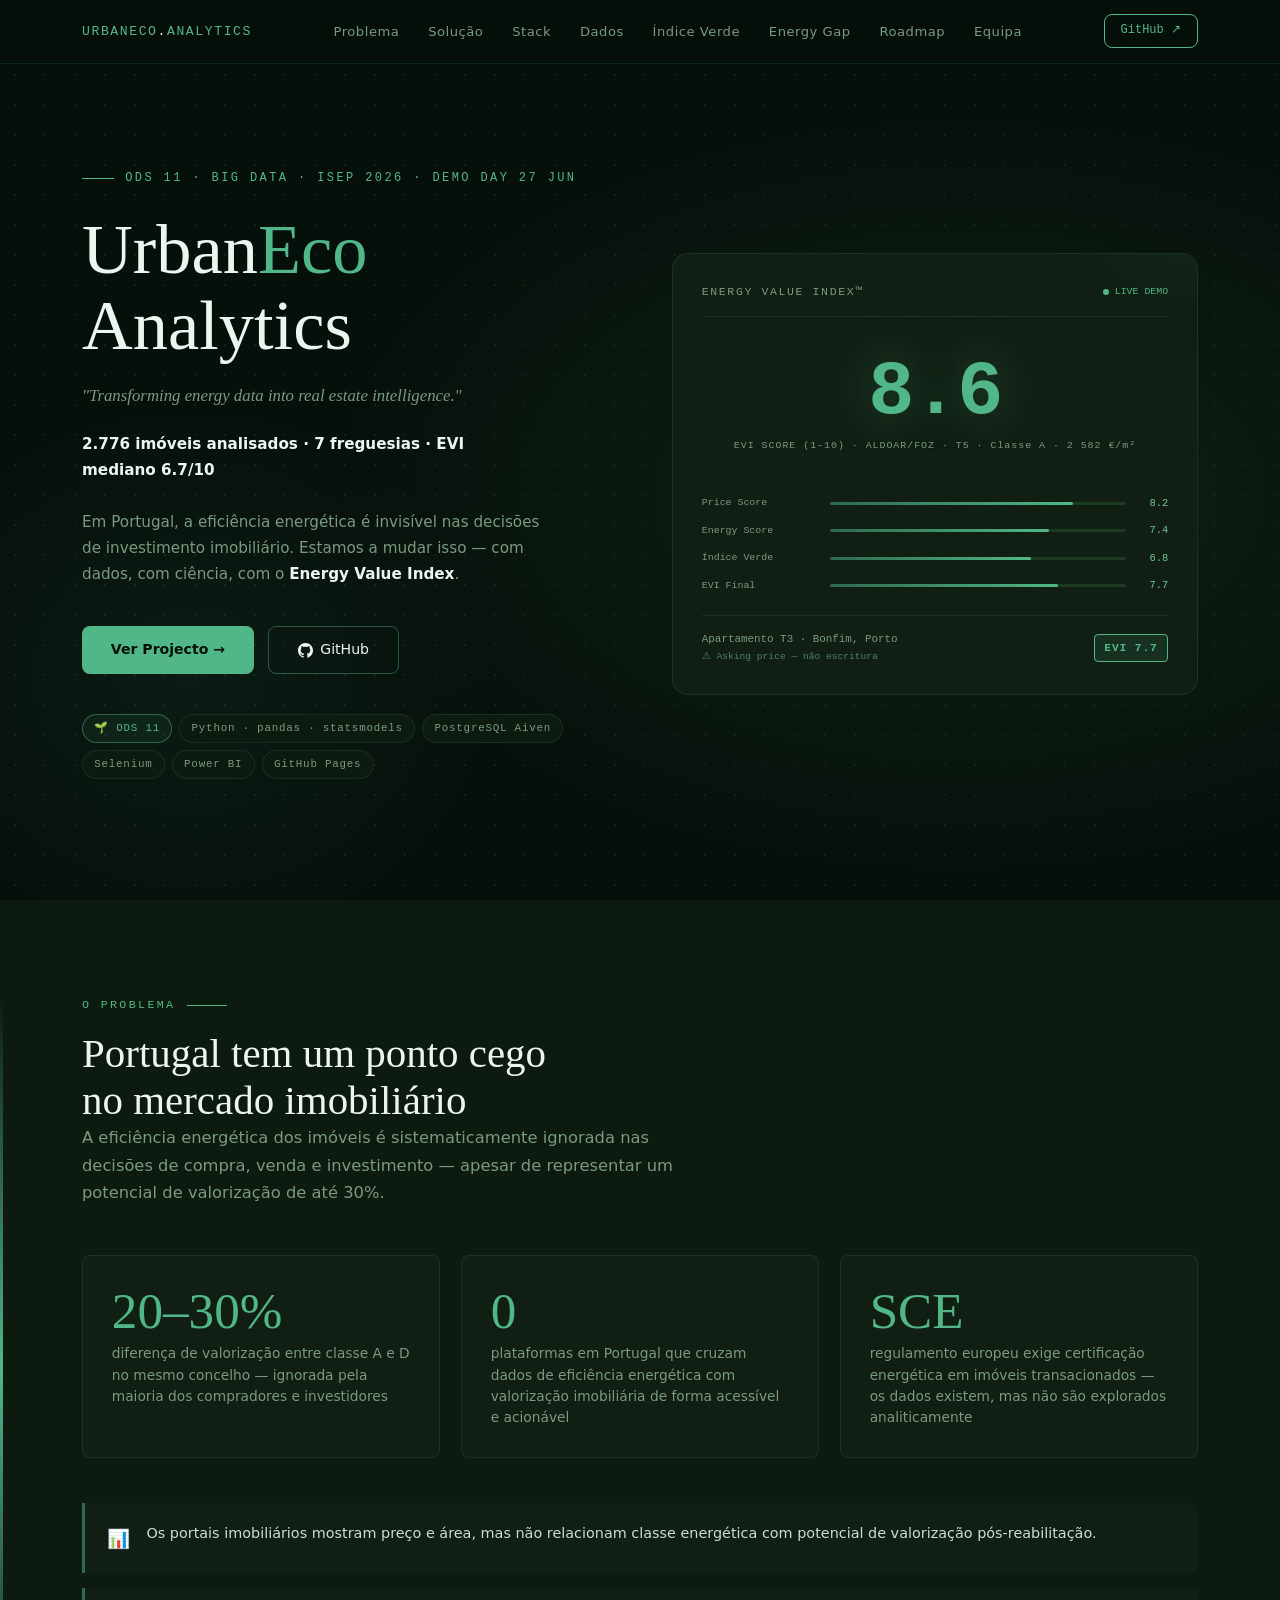
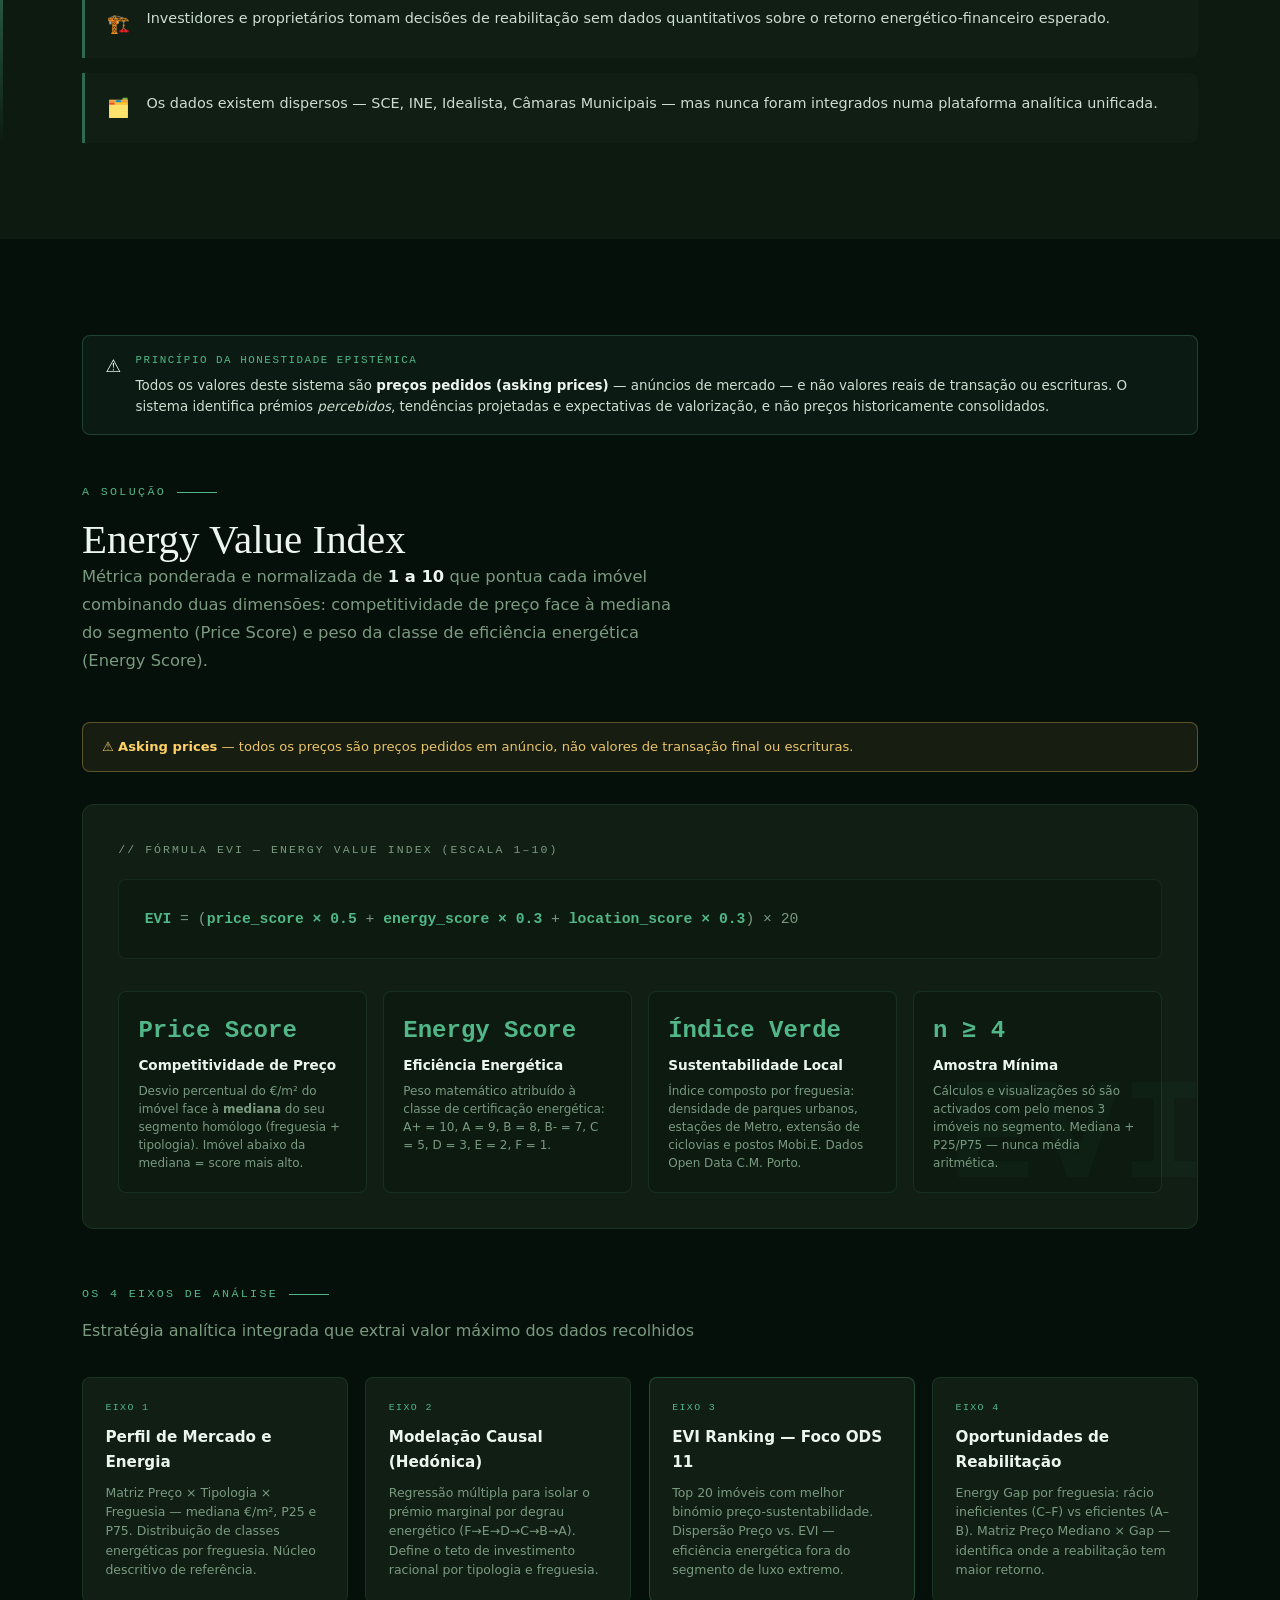
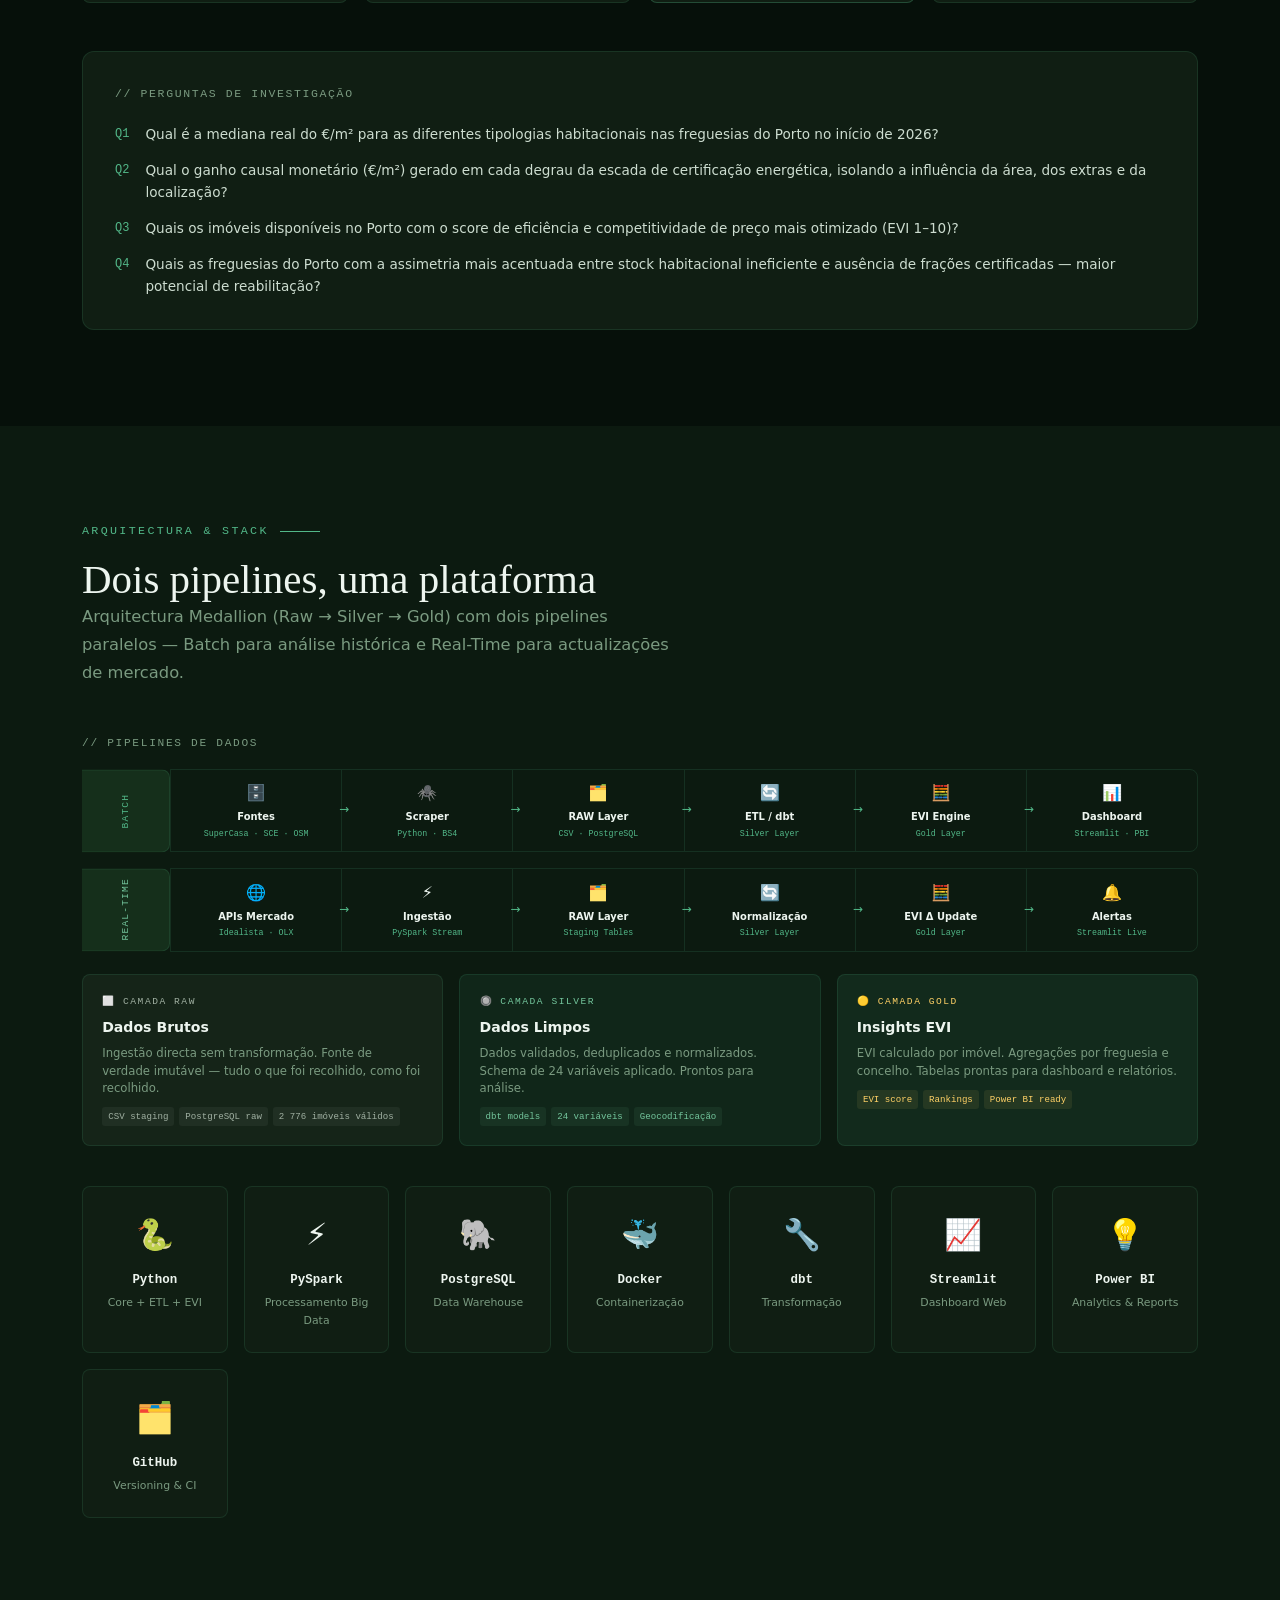
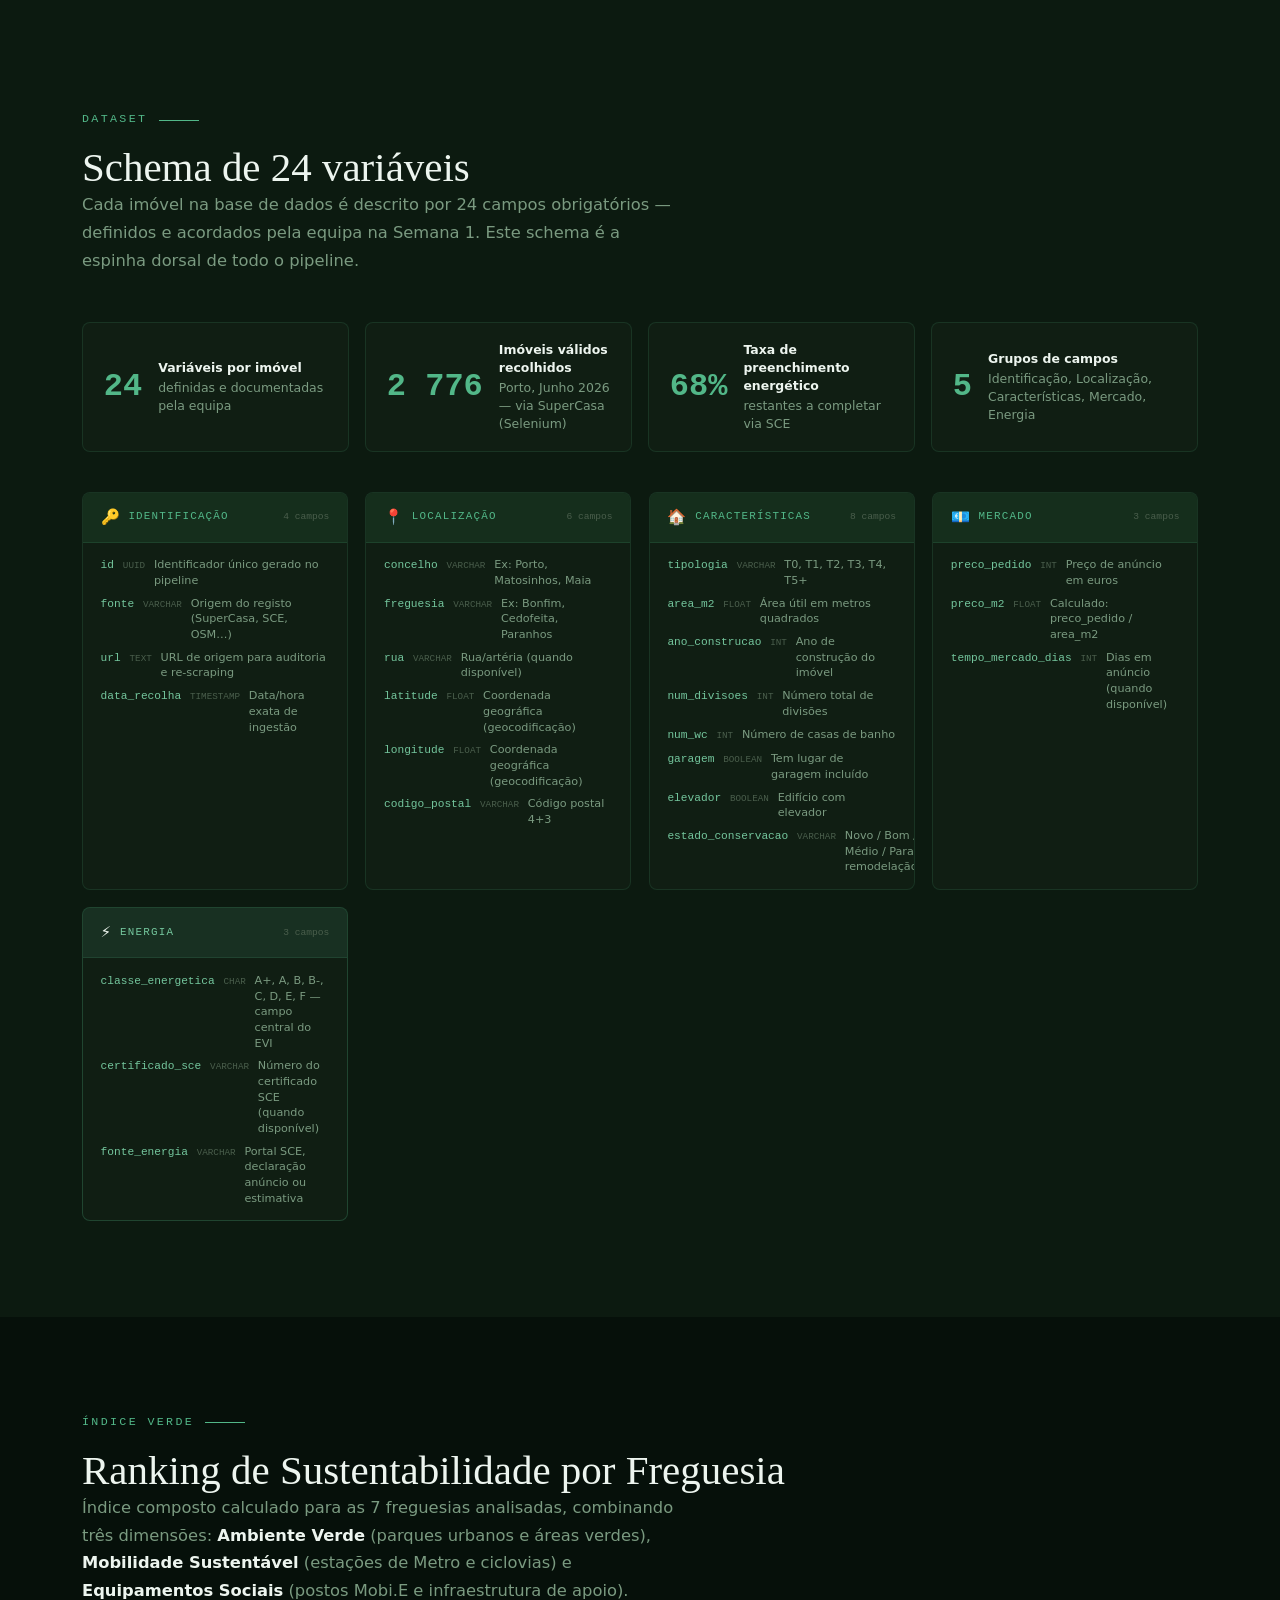
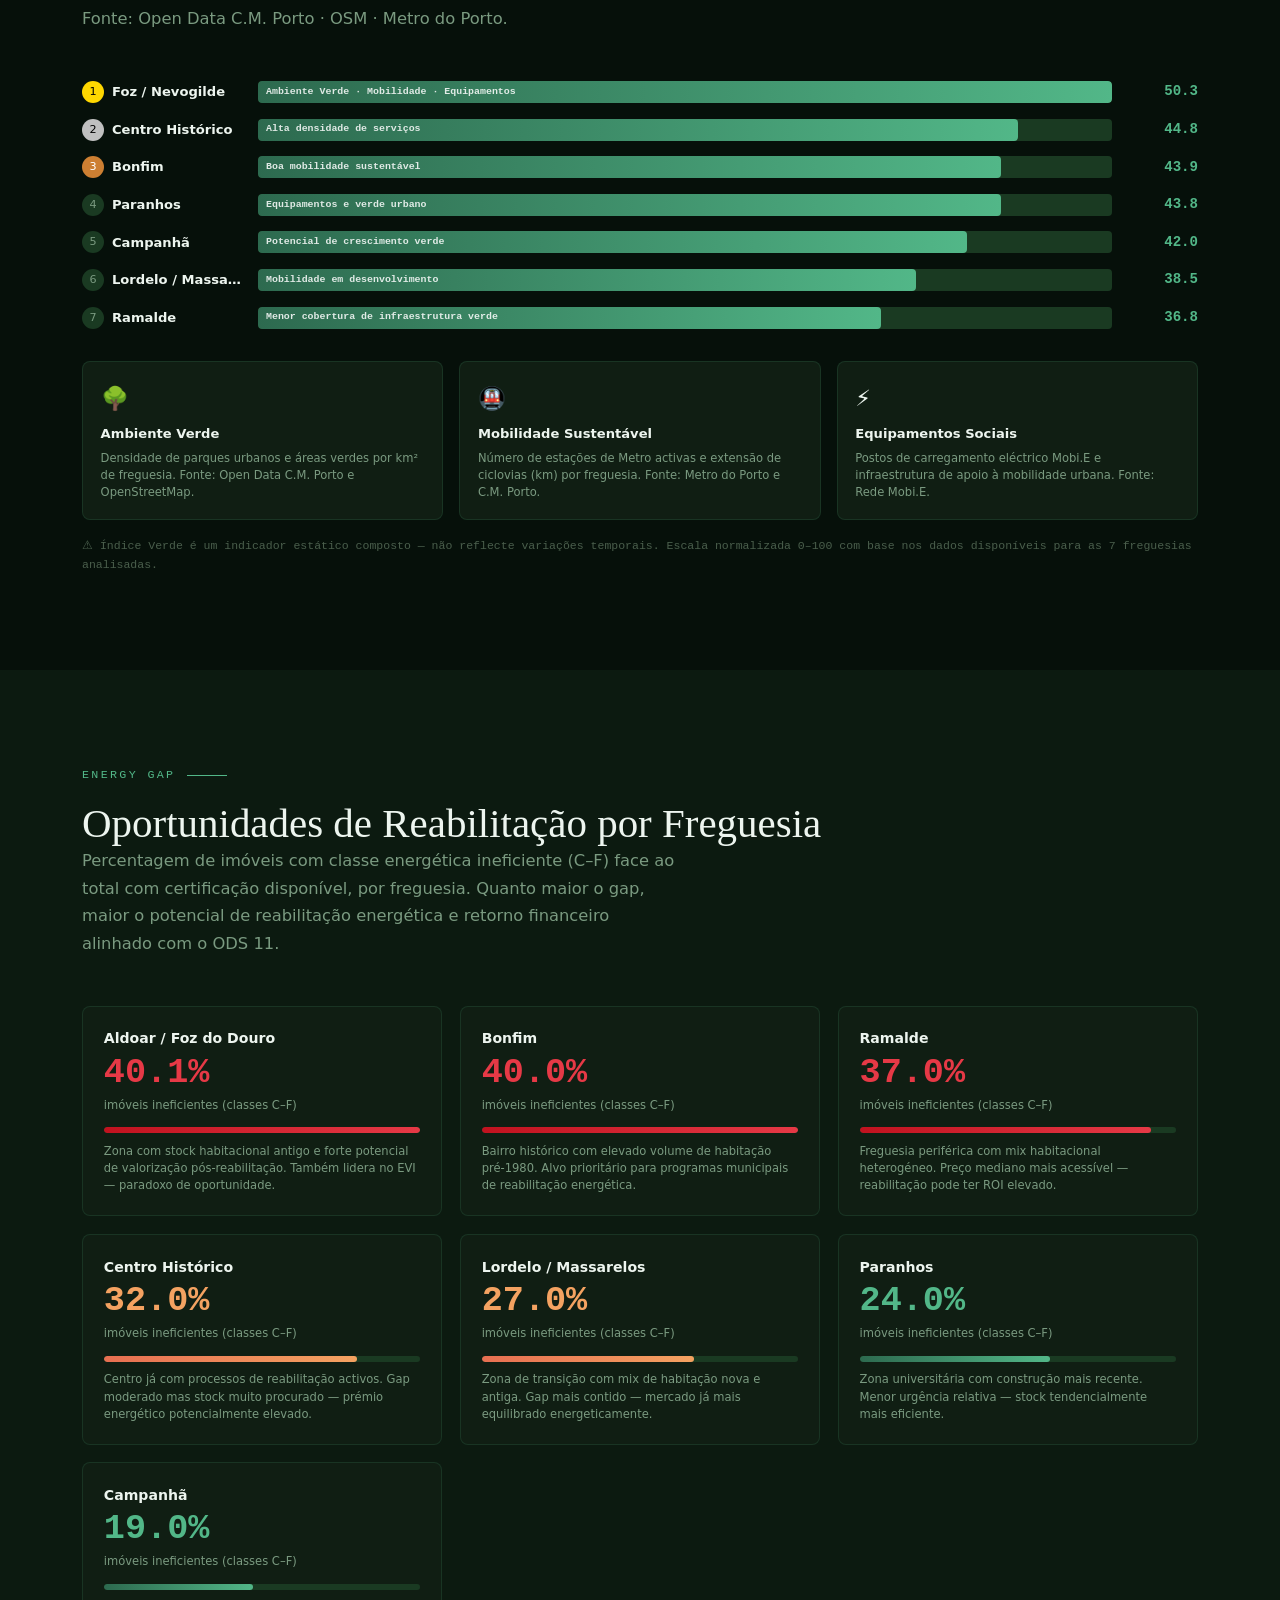
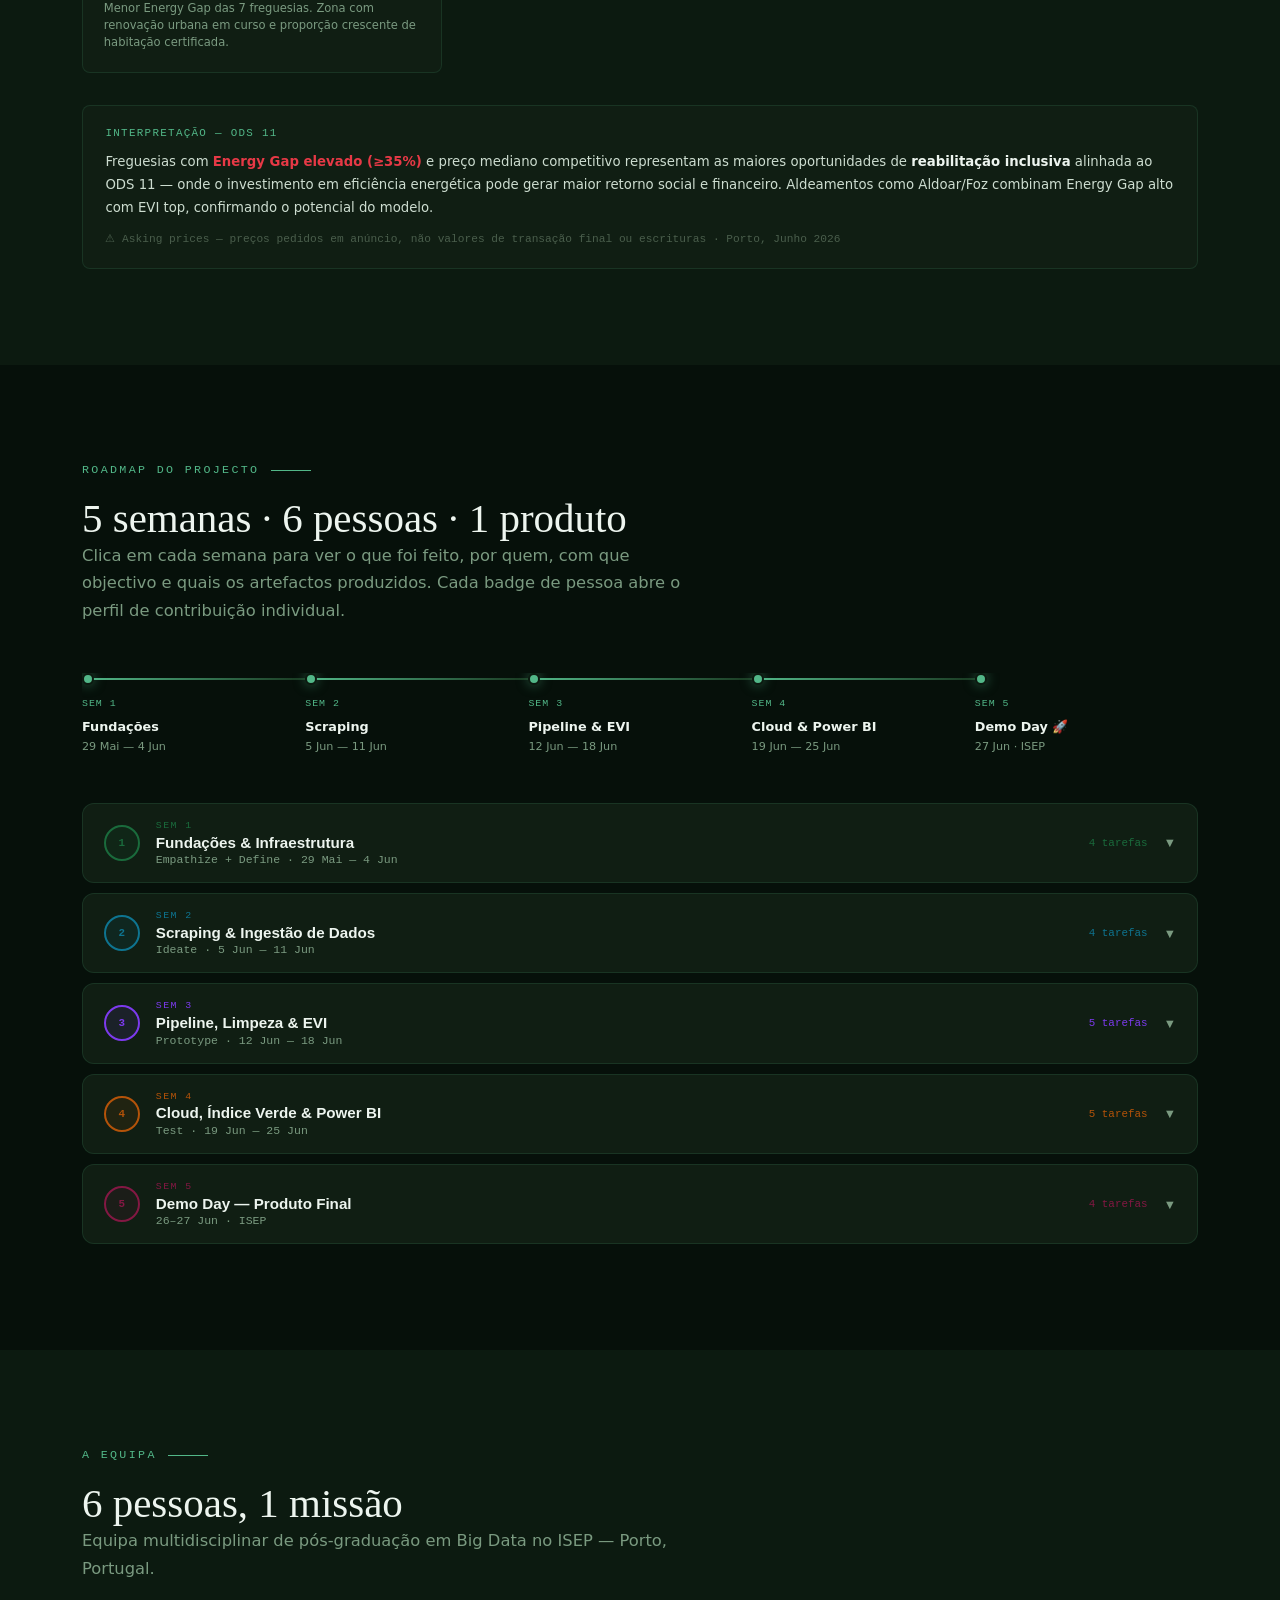
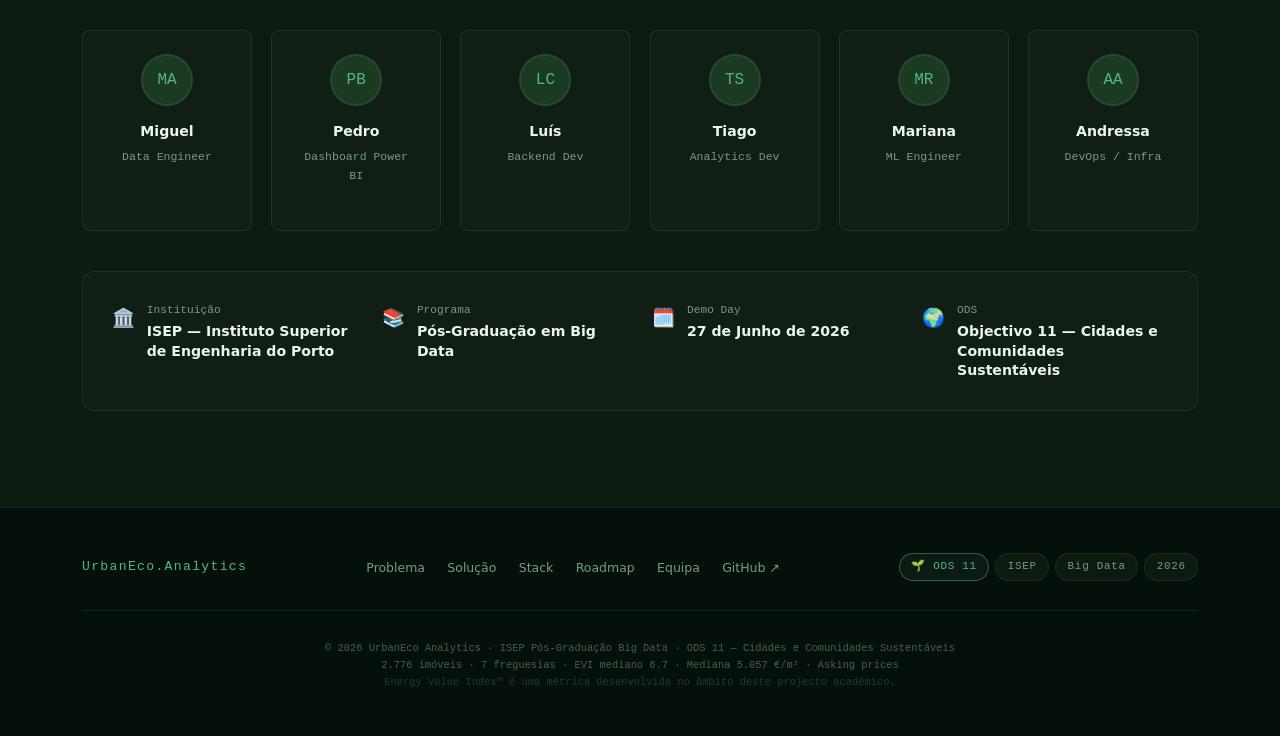
<file: docs/index.html>
<!DOCTYPE html>
<html lang="pt">
<head>
  <meta charset="UTF-8">
  <meta name="viewport" content="width=device-width, initial-scale=1.0">
  <meta name="description" content="UrbanEco Analytics — Transforming energy data into real estate intelligence. Projecto académico Big Data, ISEP 2026. Energy Value Index (EVI).">
  <title>UrbanEco Analytics — Energy Value Index</title>
  <style>
    /* ============================================================
       RESET & TOKENS
    ============================================================ */
    *, *::before, *::after { box-sizing: border-box; margin: 0; padding: 0; }

    :root {
      --bg:           #06100a;
      --bg-surface:   #0c1a10;
      --bg-card:      #101e13;
      --bg-card-h:    #152019;
      --g-deep:       #1a3a22;
      --g-mid:        #2d6a4f;
      --g-accent:     #52b788;
      --g-bright:     #74c69d;
      --g-pale:       #b7e4c7;
      --g-glow:       rgba(82,183,136,.14);
      --white:        #edf5ef;
      --c100:         #cdddd0;
      --c400:         #7a9a80;
      --c600:         #4a5e4c;
      --border:       rgba(82,183,136,.14);
      --border-b:     rgba(82,183,136,.42);
      --ff-display:   Georgia,'Times New Roman',serif;
      --ff-body:      'Segoe UI',system-ui,-apple-system,sans-serif;
      --ff-mono:      'Courier New',Courier,monospace;
      --r:            8px;
      --t:            .28s ease;
    }

    html { scroll-behavior: smooth; }

    body {
      background: var(--bg);
      color: var(--white);
      font-family: var(--ff-body);
      line-height: 1.65;
      overflow-x: hidden;
    }

    h1,h2,h3 { font-family: var(--ff-display); font-weight: normal; }
    h1 { font-size: clamp(2.4rem,5.5vw,5rem); line-height: 1.08; }
    h2 { font-size: clamp(1.8rem,3.2vw,3rem); line-height: 1.15; }
    h3 { font-size: clamp(1rem,1.8vw,1.4rem); }
    p  { color: var(--c100); }
    a  { color: inherit; text-decoration: none; }

    .container { max-width: 1180px; margin: 0 auto; padding: 0 2rem; }
    section    { padding: 6rem 0; }

    ::-webkit-scrollbar            { width: 5px; height: 5px; }
    ::-webkit-scrollbar-track      { background: var(--bg); }
    ::-webkit-scrollbar-thumb      { background: var(--g-deep); border-radius: 3px; }
    ::-webkit-scrollbar-thumb:hover{ background: var(--g-mid); }
    ::selection { background: rgba(82,183,136,.28); color: var(--white); }

    /* ============================================================
       NAVIGATION
    ============================================================ */
    nav {
      position: fixed; top: 0; left: 0; right: 0; z-index: 100;
      background: rgba(6,16,10,.82);
      backdrop-filter: blur(14px);
      -webkit-backdrop-filter: blur(14px);
      border-bottom: 1px solid var(--border);
      padding: .9rem 0;
    }
    .nav-inner {
      display: flex; align-items: center;
      justify-content: space-between; gap: 1.5rem;
    }
    .nav-logo {
      font-family: var(--ff-mono); font-size: .82rem;
      letter-spacing: .12em; color: var(--g-accent);
      text-transform: uppercase; white-space: nowrap;
    }
    .nav-logo span { color: var(--white); }
    .nav-links { display: flex; gap: 1.8rem; list-style: none; }
    .nav-links a {
      font-size: .82rem; letter-spacing: .04em;
      color: var(--c400); transition: color var(--t);
    }
    .nav-links a:hover { color: var(--g-accent); }
    .nav-cta {
      background: transparent;
      border: 1px solid var(--g-accent);
      color: var(--g-accent); padding: .38rem 1rem;
      border-radius: var(--r); font-family: var(--ff-mono);
      font-size: .75rem; cursor: pointer; white-space: nowrap;
      transition: all var(--t);
    }
    .nav-cta:hover { background: var(--g-accent); color: var(--bg); }
    .hamburger {
      display: none; flex-direction: column; gap: 5px;
      cursor: pointer; padding: 4px;
    }
    .hamburger span {
      display: block; width: 22px; height: 2px;
      background: var(--g-accent); transition: var(--t);
    }

    /* ============================================================
       HERO
    ============================================================ */
    #hero {
      min-height: 100vh; display: flex; align-items: center;
      position: relative; overflow: hidden;
      padding: 8rem 0 5rem;
    }
    /* dot grid */
    #hero::before {
      content: '';
      position: absolute; inset: 0;
      background-image: radial-gradient(circle, rgba(82,183,136,.11) 1px, transparent 1px);
      background-size: 30px 30px;
      animation: gridDrift 22s linear infinite;
    }
    /* green glow */
    #hero::after {
      content: '';
      position: absolute; inset: 0;
      background:
        radial-gradient(ellipse 70% 60% at 75% 55%, rgba(26,58,34,.45) 0%, transparent 70%),
        radial-gradient(ellipse 40% 50% at 15% 75%, rgba(82,183,136,.07) 0%, transparent 60%);
      pointer-events: none;
    }
    @keyframes gridDrift {
      0%   { transform: translate(0,0); }
      100% { transform: translate(30px,30px); }
    }

    .hero-inner {
      display: grid; grid-template-columns: 1fr 1fr;
      gap: 4rem; align-items: center;
      position: relative; z-index: 1;
    }
    .hero-eyebrow {
      font-family: var(--ff-mono); font-size: .75rem;
      letter-spacing: .2em; color: var(--g-accent);
      text-transform: uppercase; margin-bottom: 1.4rem;
      display: flex; align-items: center; gap: .7rem;
    }
    .hero-eyebrow::before {
      content: ''; display: block;
      width: 2rem; height: 1px; background: var(--g-accent);
    }
    .hero-title { margin-bottom: 1.2rem; }
    .hero-title em { font-style: normal; color: var(--g-accent); }
    .hero-tagline {
      font-size: 1.05rem; color: var(--c400);
      margin-bottom: 1.4rem;
      font-style: italic; font-family: var(--ff-display);
    }
    .hero-desc {
      font-size: .95rem; color: var(--c400);
      margin-bottom: 2.4rem; max-width: 460px; line-height: 1.7;
    }
    .hero-desc strong { color: var(--white); }
    .hero-ctas {
      display: flex; gap: .9rem;
      flex-wrap: wrap; margin-bottom: 2.5rem;
    }
    .btn-primary {
      background: var(--g-accent); color: var(--bg);
      padding: .72rem 1.8rem; border-radius: var(--r);
      font-weight: 700; font-size: .88rem; border: none;
      cursor: pointer; display: inline-flex; align-items: center; gap: .45rem;
      transition: all var(--t);
    }
    .btn-primary:hover {
      background: var(--g-bright); transform: translateY(-2px);
      box-shadow: 0 8px 28px rgba(82,183,136,.32);
    }
    .btn-secondary {
      background: transparent; color: var(--white);
      padding: .72rem 1.8rem; border-radius: var(--r);
      font-size: .88rem; border: 1px solid var(--border-b);
      cursor: pointer; display: inline-flex; align-items: center; gap: .45rem;
      transition: all var(--t);
    }
    .btn-secondary:hover {
      border-color: var(--g-accent); color: var(--g-accent);
      background: var(--g-glow);
    }
    .hero-badges { display: flex; flex-wrap: wrap; gap: .45rem; }
    .badge {
      font-family: var(--ff-mono); font-size: .68rem;
      letter-spacing: .07em; padding: .28rem .7rem;
      border-radius: 100px; border: 1px solid var(--border);
      color: var(--c400); background: var(--bg-surface);
    }
    .badge-g {
      border-color: rgba(82,183,136,.45);
      color: var(--g-accent); background: rgba(82,183,136,.07);
    }

    /* ============================================================
       EVI DASHBOARD CARD
    ============================================================ */
    .evi-card {
      background: var(--bg-card);
      border: 1px solid var(--border);
      border-radius: 16px; padding: 1.8rem;
      position: relative; overflow: hidden;
    }
    .evi-card::before {
      content: '';
      position: absolute; top: -50%; right: -25%;
      width: 280px; height: 280px;
      background: radial-gradient(circle, rgba(82,183,136,.09) 0%, transparent 70%);
      pointer-events: none;
    }
    .evi-card-hdr {
      display: flex; align-items: center;
      justify-content: space-between;
      margin-bottom: 1.2rem; padding-bottom: .9rem;
      border-bottom: 1px solid var(--border);
    }
    .evi-card-title {
      font-family: var(--ff-mono); font-size: .72rem;
      letter-spacing: .14em; color: var(--c400); text-transform: uppercase;
    }
    .live-dot {
      display: flex; align-items: center; gap: .35rem;
      font-family: var(--ff-mono); font-size: .62rem; color: var(--g-accent);
    }
    .live-dot::before {
      content: ''; width: 6px; height: 6px;
      background: var(--g-accent); border-radius: 50%;
      animation: livePulse 1.8s ease-in-out infinite;
    }
    @keyframes livePulse {
      0%,100% { opacity: 1; transform: scale(1); }
      50%      { opacity: .45; transform: scale(.75); }
    }
    .evi-score { text-align: center; padding: 1.2rem 0; }
    .evi-number {
      font-family: var(--ff-mono); font-size: 4.8rem; font-weight: bold;
      color: var(--g-accent); line-height: 1;
      text-shadow: 0 0 48px rgba(82,183,136,.38);
      letter-spacing: -.02em;
    }
    .evi-label {
      font-family: var(--ff-mono); font-size: .62rem;
      color: var(--c400); letter-spacing: .1em; margin-top: .4rem;
    }
    .evi-breakdown { display: flex; flex-direction: column; gap: .65rem; margin-top: 1.3rem; }
    .evi-row { display: flex; align-items: center; gap: .65rem; }
    .evi-row-lbl {
      font-family: var(--ff-mono); font-size: .62rem;
      color: var(--c400); width: 118px; flex-shrink: 0;
    }
    .evi-bar-bg {
      flex: 1; height: 3px;
      background: var(--g-deep); border-radius: 2px; overflow: hidden;
    }
    .evi-bar {
      height: 100%;
      background: linear-gradient(90deg, var(--g-mid), var(--g-accent));
      border-radius: 2px; width: 0;
      transition: width 1.4s cubic-bezier(.25,.8,.25,1);
    }
    .evi-row-val {
      font-family: var(--ff-mono); font-size: .65rem;
      color: var(--g-bright); width: 32px; text-align: right;
    }
    .evi-card-ftr {
      margin-top: 1.3rem; padding-top: .9rem;
      border-top: 1px solid var(--border);
      display: flex; align-items: center; justify-content: space-between;
    }
    .evi-prop {
      font-size: .68rem; color: var(--c400); font-family: var(--ff-mono);
      line-height: 1.6;
    }
    .evi-class {
      background: rgba(82,183,136,.12);
      border: 1px solid var(--g-accent);
      color: var(--g-accent); padding: .22rem .6rem;
      border-radius: 4px; font-family: var(--ff-mono);
      font-size: .7rem; font-weight: bold; letter-spacing: .08em;
    }

    /* ============================================================
       SECTION HEADERS (shared)
    ============================================================ */
    .eyebrow {
      font-family: var(--ff-mono); font-size: .73rem;
      letter-spacing: .2em; color: var(--g-accent);
      text-transform: uppercase; margin-bottom: .9rem;
      display: flex; align-items: center; gap: .7rem;
    }
    .eyebrow::after {
      content: ''; flex: 1; max-width: 2.5rem;
      height: 1px; background: var(--g-accent);
    }
    .section-intro {
      font-size: 1.02rem; color: var(--c400);
      max-width: 600px; margin-bottom: 3rem; line-height: 1.7;
    }

    /* ============================================================
       PROBLEMA
    ============================================================ */
    #problema {
      background: var(--bg-surface);
      position: relative;
    }
    #problema::before {
      content: '';
      position: absolute; left: 0; top: 0; bottom: 0;
      width: 3px;
      background: linear-gradient(180deg, transparent 10%, var(--g-accent) 50%, transparent 90%);
    }
    .stats-grid {
      display: grid;
      grid-template-columns: repeat(auto-fit, minmax(260px,1fr));
      gap: 1.3rem; margin-bottom: 2.8rem;
    }
    .stat-card {
      background: var(--bg-card); border: 1px solid var(--border);
      border-radius: var(--r); padding: 1.8rem;
      transition: border-color var(--t), transform var(--t);
    }
    .stat-card:hover { border-color: var(--border-b); transform: translateY(-4px); }
    .stat-number {
      font-family: var(--ff-display); font-size: 3.2rem;
      color: var(--g-accent); line-height: 1; margin-bottom: .45rem;
    }
    .stat-desc { font-size: .86rem; color: var(--c400); line-height: 1.55; }

    .problem-list { display: flex; flex-direction: column; gap: .9rem; }
    .problem-item {
      display: flex; gap: 1rem; padding: 1.2rem 1.4rem;
      background: var(--bg-card);
      border-left: 3px solid var(--g-mid);
      border-radius: 0 var(--r) var(--r) 0;
      transition: border-color var(--t);
    }
    .problem-item:hover { border-left-color: var(--g-accent); }
    .problem-icon { font-size: 1.15rem; flex-shrink: 0; margin-top: .1rem; }
    .problem-text { font-size: .9rem; color: var(--c100); line-height: 1.6; }

    /* ============================================================
       SOLUÇÃO
    ============================================================ */
    .evi-formula-box {
      background: var(--bg-card); border: 1px solid var(--border);
      border-radius: 12px; padding: 2.2rem; margin-bottom: 2.5rem;
      position: relative; overflow: hidden;
    }
    .evi-formula-box::after {
      content: 'EVI';
      position: absolute; right: -10px; bottom: -30px;
      font-family: var(--ff-mono); font-size: 9rem; font-weight: bold;
      color: rgba(82,183,136,.04); pointer-events: none; user-select: none;
    }
    .formula-label {
      font-family: var(--ff-mono); font-size: .72rem;
      letter-spacing: .18em; color: var(--c400);
      text-transform: uppercase; margin-bottom: 1.3rem;
    }
    .formula-eq {
      font-family: var(--ff-mono);
      font-size: clamp(.68rem,1.4vw,.92rem);
      color: var(--white); line-height: 2.2;
      background: var(--bg-surface); padding: 1.4rem 1.6rem;
      border-radius: var(--r); border: 1px solid rgba(82,183,136,.1);
      margin-bottom: 2rem; overflow-x: auto;
      white-space: nowrap;
    }
    .eq-g  { color: var(--g-accent); font-weight: bold; }
    .eq-d  { color: var(--c400); }
    .formula-components {
      display: grid;
      grid-template-columns: repeat(auto-fit, minmax(190px,1fr));
      gap: 1rem;
    }
    .fc {
      background: var(--bg-surface); border: 1px solid var(--border);
      border-radius: var(--r); padding: 1.2rem;
      transition: border-color var(--t);
    }
    .fc:hover { border-color: var(--border-b); }
    .fc-w { font-family: var(--ff-mono); font-size: 1.5rem; color: var(--g-accent); font-weight: bold; margin-bottom: .2rem; }
    .fc-n { font-size: .85rem; color: var(--white); margin-bottom: .4rem; font-weight: 600; }
    .fc-d { font-size: .75rem; color: var(--c400); line-height: 1.5; }

    .evi-scale {
      background: var(--bg-card); border: 1px solid var(--border);
      border-radius: 12px; padding: 2rem;
    }
    .scale-label {
      font-family: var(--ff-mono); font-size: .72rem;
      letter-spacing: .14em; color: var(--c400);
      text-transform: uppercase; margin-bottom: 1.3rem;
    }
    .scale-bar {
      height: 10px; border-radius: 5px;
      background: linear-gradient(90deg,#e63946 0%,#f4a261 25%,#e9c46a 50%,var(--g-mid) 75%,var(--g-accent) 100%);
      margin-bottom: .5rem;
    }
    .scale-ticks {
      display: flex; justify-content: space-between;
      font-family: var(--ff-mono); font-size: .62rem; color: var(--c400);
      margin-bottom: 1.5rem;
    }
    .scale-legend {
      display: grid;
      grid-template-columns: repeat(auto-fit, minmax(210px,1fr));
      gap: .65rem;
    }
    .sl {
      display: flex; align-items: flex-start; gap: .5rem;
      font-size: .78rem;
    }
    .sl-dot {
      width: 8px; height: 8px; border-radius: 50%;
      flex-shrink: 0; margin-top: .3rem;
    }
    .sl-txt { color: var(--c400); }
    .sl-txt strong { color: var(--white); }

    /* ============================================================
       ARQUITECTURA
    ============================================================ */
    #arquitectura { background: var(--bg-surface); }

    .arch-flow {
      display: flex; align-items: stretch; gap: 0;
      margin-bottom: 3rem; overflow-x: auto; padding-bottom: 1rem;
    }
    .arch-step {
      flex: 1; min-width: 130px;
      display: flex; flex-direction: column;
      align-items: center; position: relative;
    }
    .arch-step:not(:last-child)::after {
      content: '→';
      position: absolute; right: -10px; top: 38px;
      color: var(--g-accent); font-size: 1.1rem; z-index: 1;
    }
    .arch-box {
      background: var(--bg-card); border: 1px solid var(--border);
      border-radius: var(--r); padding: 1.15rem .9rem;
      text-align: center; width: 100%;
      transition: border-color var(--t), transform var(--t);
    }
    .arch-step:hover .arch-box {
      border-color: var(--border-b); transform: translateY(-4px);
    }
    .arch-icon  { font-size: 1.7rem; margin-bottom: .4rem; }
    .arch-name  { font-size: .78rem; font-weight: 700; color: var(--white); margin-bottom: .2rem; }
    .arch-tech  { font-family: var(--ff-mono); font-size: .6rem; color: var(--g-accent); }
    .arch-desc  { font-size: .68rem; color: var(--c400); margin-top: .3rem; line-height: 1.4; }

    .stack-grid {
      display: grid;
      grid-template-columns: repeat(auto-fit, minmax(135px,1fr));
      gap: 1rem;
    }
    .sc {
      background: var(--bg-card); border: 1px solid var(--border);
      border-radius: var(--r); padding: 1.4rem 1rem;
      text-align: center;
      transition: all var(--t);
    }
    .sc:hover {
      border-color: var(--border-b); background: var(--bg-card-h);
      transform: translateY(-4px);
    }
    .sc-icon { font-size: 1.9rem; margin-bottom: .65rem; }
    .sc-name  { font-family: var(--ff-mono); font-size: .78rem; color: var(--white); font-weight: 700; margin-bottom: .2rem; }
    .sc-role  { font-size: .68rem; color: var(--c400); }

    /* ============================================================
       BLOG / SEMANAS
    ============================================================ */
    .timeline {
      display: flex; overflow-x: auto; padding-bottom: 1rem;
      gap: 0; margin-bottom: 3rem;
    }
    .tl-item {
      flex: 1; min-width: 150px;
      padding: 0 1rem 0 0; position: relative;
    }
    .tl-item::before {
      content: ''; position: absolute;
      left: 6px; top: 5px; right: 0; height: 2px;
      background: var(--g-deep);
    }
    .tl-item:last-child::before { display: none; }
    .tl-item.active::before {
      background: linear-gradient(90deg, var(--g-accent), var(--g-deep));
    }
    .tl-dot {
      width: 12px; height: 12px; border-radius: 50%;
      background: var(--g-mid); border: 2px solid var(--bg-surface);
      position: relative; z-index: 1; margin-bottom: .7rem;
    }
    .tl-item.active .tl-dot {
      background: var(--g-accent);
      box-shadow: 0 0 12px rgba(82,183,136,.5);
    }
    .tl-w { font-family: var(--ff-mono); font-size: .62rem; color: var(--g-accent); letter-spacing: .1em; margin-bottom: .2rem; }
    .tl-p { font-size: .8rem; color: var(--white); font-weight: 600; margin-bottom: .15rem; }
    .tl-d { font-size: .7rem; color: var(--c400); line-height: 1.4; }

    .weeks-grid {
      display: grid;
      grid-template-columns: repeat(auto-fit, minmax(300px,1fr));
      gap: 1.4rem;
    }
    .week-card {
      background: var(--bg-card); border: 1px solid var(--border);
      border-radius: 12px; overflow: hidden;
      transition: all var(--t); cursor: pointer;
    }
    .week-card:hover {
      border-color: var(--border-b); transform: translateY(-4px);
      box-shadow: 0 14px 44px rgba(0,0,0,.3);
    }
    .week-card.future {
      opacity: .5; cursor: default;
    }
    .week-card.future:hover {
      transform: none; box-shadow: none; border-color: var(--border);
    }
    .wc-hdr {
      padding: 1.4rem 1.4rem 1rem;
      border-bottom: 1px solid var(--border);
      display: flex; align-items: flex-start;
      justify-content: space-between; gap: .8rem;
    }
    .wc-num {
      font-family: var(--ff-mono); font-size: .62rem;
      letter-spacing: .18em; color: var(--g-accent);
      text-transform: uppercase; margin-bottom: .4rem;
    }
    .wc-title {
      font-size: .95rem; font-weight: 700;
      color: var(--white); line-height: 1.3;
    }
    .wc-badge {
      background: rgba(82,183,136,.1); border: 1px solid rgba(82,183,136,.22);
      color: var(--g-accent); padding: .18rem .55rem;
      border-radius: 100px; font-family: var(--ff-mono);
      font-size: .58rem; white-space: nowrap; flex-shrink: 0;
    }
    .wc-body { padding: 1.2rem 1.4rem; }
    .wc-content {
      font-size: .84rem; color: var(--c400);
      line-height: 1.6; margin-bottom: .9rem;
    }
    .future-flag {
      display: inline-flex; align-items: center; gap: .4rem;
      font-family: var(--ff-mono); font-size: .65rem; color: var(--c600);
      margin-bottom: .5rem;
    }
    .future-flag::before {
      content: ''; width: 5px; height: 5px;
      background: var(--c600); border-radius: 50%;
    }
    .wc-tags { display: flex; flex-wrap: wrap; gap: .38rem; }
    .wc-tag {
      font-family: var(--ff-mono); font-size: .58rem;
      padding: .18rem .48rem;
      background: var(--bg-surface); border: 1px solid var(--border);
      color: var(--c400); border-radius: 100px;
    }

    /* ============================================================
       MODAL
    ============================================================ */
    .modal-overlay {
      display: none; position: fixed; inset: 0; z-index: 200;
      background: rgba(6,16,10,.88);
      backdrop-filter: blur(10px); -webkit-backdrop-filter: blur(10px);
      align-items: center; justify-content: center; padding: 1.5rem;
    }
    .modal-overlay.open { display: flex; }

    .modal-box {
      background: var(--bg-card); border: 1px solid var(--border-b);
      border-radius: 16px; max-width: 680px; width: 100%;
      max-height: 82vh; overflow-y: auto;
    }
    .modal-hdr {
      padding: 1.8rem 1.8rem 1.3rem;
      border-bottom: 1px solid var(--border);
      display: flex; justify-content: space-between; align-items: flex-start;
      position: sticky; top: 0; background: var(--bg-card);
      border-radius: 16px 16px 0 0;
    }
    .modal-close {
      background: none; border: 1px solid var(--border);
      color: var(--c400); cursor: pointer;
      width: 30px; height: 30px; border-radius: 50%;
      display: flex; align-items: center; justify-content: center;
      font-size: .9rem; transition: all var(--t); flex-shrink: 0;
    }
    .modal-close:hover { border-color: var(--g-accent); color: var(--g-accent); }
    .modal-body { padding: 1.8rem; }
    .modal-body h4 {
      font-size: .72rem; color: var(--g-accent);
      font-family: var(--ff-mono); letter-spacing: .12em;
      text-transform: uppercase; margin: 1.4rem 0 .65rem;
    }
    .modal-body h4:first-child { margin-top: 0; }
    .modal-body ul { list-style: none; display: flex; flex-direction: column; gap: .45rem; }
    .modal-body li {
      font-size: .85rem; color: var(--c100);
      padding-left: 1.2rem; position: relative; line-height: 1.55;
    }
    .modal-body li::before { content: '—'; position: absolute; left: 0; color: var(--g-mid); }
    .modal-body p { font-size: .85rem; color: var(--c100); line-height: 1.7; }
    .modal-body strong { color: var(--white); }

    /* ============================================================
       EQUIPA
    ============================================================ */
    #equipa { background: var(--bg-surface); }

    .team-grid {
      display: grid;
      grid-template-columns: repeat(auto-fit, minmax(150px,1fr));
      gap: 1.2rem; margin-bottom: 2.5rem;
    }
    .team-card {
      background: var(--bg-card); border: 1px solid var(--border);
      border-radius: var(--r); padding: 1.4rem;
      text-align: center; transition: all var(--t);
    }
    .team-card:hover { border-color: var(--border-b); transform: translateY(-4px); }
    .team-av {
      width: 52px; height: 52px; border-radius: 50%;
      background: var(--g-deep); border: 2px solid var(--border);
      margin: 0 auto .9rem;
      display: flex; align-items: center; justify-content: center;
      font-family: var(--ff-mono); font-size: 1rem; color: var(--g-accent);
    }
    .team-role { font-size: .72rem; color: var(--c400); font-family: var(--ff-mono); }

    .team-meta {
      background: var(--bg-card); border: 1px solid var(--border);
      border-radius: 12px; padding: 1.8rem;
      display: grid; grid-template-columns: repeat(auto-fit, minmax(220px,1fr));
      gap: 1.5rem;
    }
    .tm-item { display: flex; align-items: flex-start; gap: .75rem; }
    .tm-icon { font-size: 1.15rem; flex-shrink: 0; margin-top: .1rem; }
    .tm-lbl { font-size: .7rem; color: var(--c400); font-family: var(--ff-mono); margin-bottom: .15rem; }
    .tm-val { font-size: .88rem; color: var(--white); font-weight: 600; line-height: 1.4; }

    /* ============================================================
       FOOTER
    ============================================================ */
    footer {
      background: var(--bg); border-top: 1px solid var(--border);
      padding: 2.8rem 0;
    }
    .footer-inner {
      display: flex; align-items: center;
      justify-content: space-between; flex-wrap: wrap; gap: 1.5rem;
    }
    .footer-logo {
      font-family: var(--ff-mono); font-size: .82rem;
      color: var(--g-accent); letter-spacing: .1em;
    }
    .footer-links { display: flex; gap: 1.4rem; list-style: none; flex-wrap: wrap; }
    .footer-links a { font-size: .78rem; color: var(--c400); transition: color var(--t); }
    .footer-links a:hover { color: var(--g-accent); }
    .footer-badges { display: flex; gap: .4rem; flex-wrap: wrap; }
    .footer-meta {
      font-family: var(--ff-mono); font-size: .65rem; color: var(--c600);
      text-align: center; margin-top: 1.8rem; padding-top: 1.8rem;
      border-top: 1px solid var(--border);
    }

    /* ============================================================
       TEAM NAMES
    ============================================================ */
    .team-name {
      font-size: .88rem; font-weight: 700;
      color: var(--white); margin-bottom: .2rem;
    }

    /* ============================================================
       SCHEMA TABLE
    ============================================================ */
    #dados { background: var(--bg-surface); }

    .schema-stats {
      display: grid;
      grid-template-columns: repeat(auto-fit, minmax(250px,1fr));
      gap: 1rem; margin-bottom: 2.5rem;
    }
    .schema-stat {
      background: var(--bg-card); border: 1px solid var(--border);
      border-radius: var(--r); padding: 1.1rem 1.3rem;
      display: flex; align-items: center; gap: 1rem;
    }
    .schema-stat-num {
      font-family: var(--ff-mono); font-size: 2rem;
      color: var(--g-accent); font-weight: bold; line-height: 1; flex-shrink: 0;
    }
    .schema-stat-lbl { font-size: .78rem; color: var(--c400); line-height: 1.45; }
    .schema-stat-lbl strong { color: var(--white); display: block; margin-bottom: .1rem; }

    .schema-groups {
      display: grid;
      grid-template-columns: repeat(auto-fit, minmax(230px,1fr));
      gap: 1.1rem;
    }
    .sg {
      background: var(--bg-card); border: 1px solid var(--border);
      border-radius: var(--r); overflow: hidden;
      transition: border-color var(--t);
    }
    .sg:hover { border-color: var(--border-b); }
    .sg-hdr {
      padding: .75rem 1.1rem;
      background: rgba(26,58,34,.6);
      border-bottom: 1px solid var(--border);
      display: flex; align-items: center; gap: .55rem;
    }
    .sg-icon { font-size: .95rem; }
    .sg-title {
      font-family: var(--ff-mono); font-size: .68rem;
      letter-spacing: .11em; color: var(--g-accent);
      text-transform: uppercase;
    }
    .sg-count {
      margin-left: auto; font-family: var(--ff-mono);
      font-size: .6rem; color: var(--c600);
    }
    .sg-fields { padding: .85rem 1.1rem; display: flex; flex-direction: column; gap: .38rem; }
    .sf { display: flex; align-items: baseline; gap: .55rem; }
    .sf-name { font-family: var(--ff-mono); font-size: .7rem; color: var(--g-bright); white-space: nowrap; flex-shrink: 0; }
    .sf-type { font-family: var(--ff-mono); font-size: .58rem; color: var(--c600); white-space: nowrap; flex-shrink: 0; }
    .sf-desc { font-size: .7rem; color: var(--c400); line-height: 1.4; }

    /* ============================================================
       PIPELINE DIAGRAM (Batch + Real-Time + Medallion)
    ============================================================ */
    .pipeline-diagram { margin-bottom: 2.5rem; }
    .pipeline-tracks  { display: flex; flex-direction: column; gap: 1rem; }
    .pipeline-track   { display: grid; grid-template-columns: 88px 1fr; align-items: stretch; }
    .track-label {
      background: rgba(26,58,34,.7); border: 1px solid var(--border);
      border-right: none; border-radius: var(--r) 0 0 var(--r);
      display: flex; align-items: center; justify-content: center;
      padding: .5rem;
      writing-mode: vertical-rl; text-orientation: mixed; transform: rotate(180deg);
      font-family: var(--ff-mono); font-size: .6rem; letter-spacing: .12em;
      color: var(--g-accent); text-transform: uppercase;
    }
    .track-label.rt { color: var(--g-bright); }
    .track-steps {
      display: flex; align-items: stretch;
      border: 1px solid var(--border); border-radius: 0 var(--r) var(--r) 0; overflow: hidden;
    }
    .ts {
      flex: 1; padding: .65rem .5rem; text-align: center;
      border-right: 1px solid var(--border); position: relative;
      transition: background var(--t);
    }
    .ts:last-child { border-right: none; }
    .ts:hover { background: var(--bg-card-h); }
    .ts::after {
      content: '→'; position: absolute; right: -8px; top: 50%;
      transform: translateY(-50%); color: var(--g-accent); font-size: .75rem; z-index: 1;
    }
    .ts:last-child::after { display: none; }
    .ts-icon { font-size: 1rem; margin-bottom: .18rem; }
    .ts-name { font-size: .62rem; font-weight: 700; color: var(--white); margin-bottom: .08rem; }
    .ts-tech { font-family: var(--ff-mono); font-size: .52rem; color: var(--g-accent); }

    .medallion { display: grid; grid-template-columns: repeat(3,1fr); gap: 1rem; margin-top: 1.4rem; }
    .medal { border-radius: var(--r); padding: 1.2rem; border: 1px solid var(--border); }
    .medal-raw    { background: rgba(74,93,76,.15); }
    .medal-silver { background: rgba(45,106,79,.15); }
    .medal-gold   { background: rgba(82,183,136,.1);  }
    .medal-tier { font-family: var(--ff-mono); font-size: .6rem; letter-spacing: .16em; text-transform: uppercase; margin-bottom: .35rem; }
    .medal-raw    .medal-tier { color: #a0b0a2; }
    .medal-silver .medal-tier { color: var(--g-bright); }
    .medal-gold   .medal-tier { color: #ffd166; }
    .medal-title { font-size: .88rem; font-weight: 700; color: var(--white); margin-bottom: .4rem; }
    .medal-desc  { font-size: .73rem; color: var(--c400); line-height: 1.5; }
    .medal-tags  { display: flex; flex-wrap: wrap; gap: .3rem; margin-top: .6rem; }
    .medal-tag   { font-family: var(--ff-mono); font-size: .57rem; padding: .12rem .38rem; border-radius: 3px; }
    .medal-raw    .medal-tag { background: rgba(160,176,162,.08); color: #a0b0a2; }
    .medal-silver .medal-tag { background: rgba(116,198,157,.08); color: var(--g-bright); }
    .medal-gold   .medal-tag { background: rgba(255,209,102,.08); color: #ffd166; }

    @media (max-width: 640px) {
      .medallion           { grid-template-columns: 1fr; }
      .pipeline-track      { grid-template-columns: 1fr; }
      .track-label         { writing-mode: horizontal-tb; transform: none; border-right: 1px solid var(--border); border-bottom: none; border-radius: var(--r) var(--r) 0 0; padding: .5rem 1rem; }
      .track-steps         { border-radius: 0 0 var(--r) var(--r); flex-wrap: wrap; }
      .ts::after           { display: none; }
    }


    /* ============================================================
       ÍNDICE VERDE & ENERGY GAP
    ============================================================ */
    #indice-verde { background: var(--bg); }
    #energy-gap   { background: var(--bg-surface); }

    .ranking-bar-wrap {
      display: flex; flex-direction: column; gap: .9rem; margin-bottom: 2rem;
    }
    .ranking-row {
      display: grid; grid-template-columns: 160px 1fr 70px;
      align-items: center; gap: 1rem;
    }
    .ranking-label {
      font-size: .82rem; color: var(--white); font-weight: 600;
      white-space: nowrap; overflow: hidden; text-overflow: ellipsis;
    }
    .ranking-track {
      height: 22px; background: var(--g-deep);
      border-radius: 4px; overflow: hidden; position: relative;
    }
    .ranking-fill {
      height: 100%; border-radius: 4px;
      background: linear-gradient(90deg, var(--g-mid), var(--g-accent));
      display: flex; align-items: center; padding-left: .5rem;
      transition: width 1.2s cubic-bezier(.25,.8,.25,1);
    }
    .ranking-fill-inner {
      font-family: var(--ff-mono); font-size: .62rem;
      color: rgba(255,255,255,.85); font-weight: 700; white-space: nowrap;
    }
    .ranking-score {
      font-family: var(--ff-mono); font-size: .88rem;
      color: var(--g-accent); font-weight: bold; text-align: right;
    }
    .ranking-medal {
      display: inline-block; width: 22px; height: 22px; border-radius: 50%;
      line-height: 22px; text-align: center; font-size: .7rem;
      margin-right: .5rem; flex-shrink: 0;
    }
    .medal-1 { background: #FFD700; color: #000; }
    .medal-2 { background: #C0C0C0; color: #000; }
    .medal-3 { background: #CD7F32; color: #fff; }
    .medal-n { background: var(--g-deep); color: var(--c400); }

    .iv-dims {
      display: grid; grid-template-columns: repeat(auto-fit, minmax(180px,1fr));
      gap: 1rem; margin-top: 2rem;
    }
    .iv-dim {
      background: var(--bg-card); border: 1px solid var(--border);
      border-radius: var(--r); padding: 1.1rem;
    }
    .iv-dim-icon { font-size: 1.4rem; margin-bottom: .4rem; }
    .iv-dim-name { font-size: .82rem; font-weight: 700; color: var(--white); margin-bottom: .3rem; }
    .iv-dim-desc { font-size: .72rem; color: var(--c400); line-height: 1.5; }

    .gap-grid {
      display: grid; grid-template-columns: repeat(auto-fit, minmax(280px,1fr));
      gap: 1.1rem; margin-bottom: 2rem;
    }
    .gap-card {
      background: var(--bg-card); border: 1px solid var(--border);
      border-radius: var(--r); padding: 1.3rem; position: relative; overflow: hidden;
      transition: border-color var(--t), transform var(--t);
    }
    .gap-card:hover { border-color: var(--border-b); transform: translateY(-3px); }
    .gap-card-name {
      font-size: .88rem; font-weight: 700; color: var(--white); margin-bottom: .3rem;
    }
    .gap-pct {
      font-family: var(--ff-mono); font-size: 2.2rem; font-weight: bold;
      line-height: 1; margin-bottom: .3rem;
    }
    .gap-pct.high  { color: #e63946; }
    .gap-pct.mid   { color: #f4a261; }
    .gap-pct.low   { color: var(--g-accent); }
    .gap-label { font-size: .72rem; color: var(--c400); margin-bottom: .8rem; }
    .gap-bar-bg {
      height: 6px; background: var(--g-deep); border-radius: 3px; overflow: hidden;
    }
    .gap-bar-fill { height: 100%; border-radius: 3px; }
    .gap-bar-fill.high  { background: linear-gradient(90deg,#c1121f,#e63946); }
    .gap-bar-fill.mid   { background: linear-gradient(90deg,#e76f51,#f4a261); }
    .gap-bar-fill.low   { background: linear-gradient(90deg,var(--g-mid),var(--g-accent)); }
    .gap-note {
      font-size: .7rem; color: var(--c600); font-family: var(--ff-mono);
      margin-top: 1.5rem; font-style: italic;
    }

    @media (max-width: 480px) {
      .ranking-row { grid-template-columns: 120px 1fr 55px; }
    }


    /* ============================================================
       ROADMAP
    ============================================================ */
    #roadmap { background: var(--bg); }

    /* Accordion week cards */
    .rm-week {
      background: var(--bg-card); border: 1px solid var(--border);
      border-radius: 12px; margin-bottom: 10px; overflow: hidden;
      transition: border-color var(--t);
    }
    .rm-week.open { border-color: var(--border-b); }

    .rm-week-hdr {
      width: 100%; background: transparent; border: none;
      cursor: pointer; padding: 0; text-align: left;
      display: block;
    }
    .rm-week-hdr:hover .rm-week-hdr-inner { background: var(--bg-card-h); }
    .rm-week-hdr-inner {
      display: flex; align-items: center;
      padding: 1rem 1.3rem; gap: 1rem;
      transition: background var(--t);
    }
    .rm-wk-num {
      width: 36px; height: 36px; border-radius: 50%;
      border: 2px solid var(--rm-color);
      background: var(--rm-bg);
      display: flex; align-items: center; justify-content: center;
      font-family: var(--ff-mono); font-size: .68rem;
      color: var(--rm-color); font-weight: 700; flex-shrink: 0;
    }
    .rm-wk-info { flex: 1; }
    .rm-wk-code {
      font-family: var(--ff-mono); font-size: .62rem;
      letter-spacing: .14em; color: var(--rm-color);
      text-transform: uppercase; margin-bottom: .18rem;
    }
    .rm-wk-title {
      font-size: .95rem; font-weight: 700;
      color: var(--white); margin-bottom: .15rem;
    }
    .rm-wk-dates {
      font-size: .72rem; color: var(--c400);
      font-family: var(--ff-mono);
    }
    .rm-wk-prog {
      display: flex; align-items: center;
      gap: .6rem; flex-shrink: 0;
    }
    .rm-prog-ring {
      width: 36px; height: 36px; position: relative;
    }
    .rm-prog-ring svg { transform: rotate(-90deg); }
    .rm-prog-pct {
      position: absolute; inset: 0;
      display: flex; align-items: center; justify-content: center;
      font-family: var(--ff-mono); font-size: .58rem;
      color: var(--rm-color); font-weight: 700;
    }
    .rm-chevron {
      font-size: .8rem; color: var(--c400);
      transition: transform .2s; flex-shrink: 0;
    }
    .rm-week.open .rm-chevron { transform: rotate(180deg); }

    .rm-week-body {
      display: none;
      border-top: 1px solid var(--border);
      padding: 1.2rem 1.3rem 1.4rem;
    }
    .rm-week.open .rm-week-body { display: block; }

    .rm-objective {
      background: var(--rm-bg); border-left: 3px solid var(--rm-color);
      border-radius: 0 var(--r) var(--r) 0;
      padding: .8rem 1rem; margin-bottom: 1.2rem;
      font-size: .83rem; color: var(--c100); line-height: 1.6;
    }

    /* Task rows inside week */
    .rm-task {
      background: var(--bg-surface); border: 1px solid var(--border);
      border-radius: var(--r); margin-bottom: .6rem; overflow: hidden;
    }
    .rm-task-hdr {
      width: 100%; background: transparent; border: none;
      cursor: pointer; padding: .75rem 1rem;
      display: flex; align-items: center; gap: .7rem;
      flex-wrap: wrap; text-align: left;
      transition: background var(--t);
    }
    .rm-task-hdr:hover { background: rgba(255,255,255,.02); }
    .rm-task-id {
      font-family: var(--ff-mono); font-size: .6rem;
      color: var(--rm-color); font-weight: 700; min-width: 26px;
    }
    .rm-task-title {
      flex: 1; font-size: .83rem; font-weight: 600;
      color: var(--white); min-width: 120px; line-height: 1.3;
    }
    .rm-person-badge {
      font-family: var(--ff-mono); font-size: .6rem;
      padding: .2rem .6rem; border-radius: 100px;
      background: rgba(82,183,136,.1);
      border: 1px solid rgba(82,183,136,.25);
      color: var(--g-accent); white-space: nowrap; cursor: pointer;
      transition: all var(--t);
    }
    .rm-person-badge:hover {
      background: rgba(82,183,136,.2);
      border-color: var(--g-accent);
    }
    .rm-axis-badge {
      font-family: var(--ff-mono); font-size: .58rem;
      padding: .18rem .5rem; border-radius: 100px;
      background: rgba(91,33,182,.12);
      border: 1px solid rgba(91,33,182,.25);
      color: #a78bfa; white-space: nowrap;
    }
    .rm-confirmar {
      font-family: var(--ff-mono); font-size: .58rem;
      padding: .18rem .5rem; border-radius: 100px;
      background: rgba(251,146,60,.1);
      border: 1px solid rgba(251,146,60,.25);
      color: #fb923c; white-space: nowrap;
    }
    .rm-chevron-sm {
      font-size: .65rem; color: var(--c400);
      transition: transform .2s; flex-shrink: 0;
    }
    .rm-task.open .rm-chevron-sm { transform: rotate(180deg); }
    .rm-task-body {
      display: none; padding: .9rem 1rem 1rem;
      border-top: 1px solid var(--border);
    }
    .rm-task.open .rm-task-body { display: block; }

    .rm-field-label {
      font-family: var(--ff-mono); font-size: .62rem;
      letter-spacing: .1em; color: var(--c400);
      text-transform: uppercase; margin: .8rem 0 .3rem;
    }
    .rm-field-label:first-child { margin-top: 0; }
    .rm-field-text {
      font-size: .8rem; color: var(--c100); line-height: 1.65;
    }
    .rm-deliverable {
      display: inline-flex; align-items: center; gap: .35rem;
      font-family: var(--ff-mono); font-size: .65rem;
      background: var(--bg-card); border: 1px solid var(--border-b);
      color: var(--g-accent); padding: .22rem .6rem;
      border-radius: 4px; margin: .2rem .3rem .2rem 0;
    }
    .rm-note {
      background: rgba(255,209,102,.06); border: 1px solid rgba(255,209,102,.2);
      border-radius: 6px; padding: .6rem .9rem; margin-top: .8rem;
      font-size: .75rem; color: #fbbf24; line-height: 1.5;
    }

    /* Person modals */
    .person-modal-overlay {
      display: none; position: fixed; inset: 0; z-index: 300;
      background: rgba(6,16,10,.9);
      backdrop-filter: blur(12px);
      align-items: center; justify-content: center; padding: 1.5rem;
    }
    .person-modal-overlay.open { display: flex; }
    .person-modal {
      background: var(--bg-card); border: 1px solid var(--border-b);
      border-radius: 16px; max-width: 620px; width: 100%;
      max-height: 82vh; overflow-y: auto;
    }
    .pm-hdr {
      padding: 1.5rem; border-bottom: 1px solid var(--border);
      display: flex; align-items: flex-start;
      justify-content: space-between;
      position: sticky; top: 0; background: var(--bg-card);
      border-radius: 16px 16px 0 0;
    }
    .pm-av {
      width: 44px; height: 44px; border-radius: 50%;
      background: var(--g-deep); border: 2px solid var(--border-b);
      display: flex; align-items: center; justify-content: center;
      font-family: var(--ff-mono); font-size: .9rem;
      color: var(--g-accent); font-weight: 700; flex-shrink: 0;
      margin-right: 1rem;
    }
    .pm-name { font-size: 1.1rem; font-weight: 700; color: var(--white); }
    .pm-role { font-family: var(--ff-mono); font-size: .72rem; color: var(--g-accent); margin-top: .15rem; }
    .pm-close {
      background: none; border: 1px solid var(--border);
      color: var(--c400); cursor: pointer;
      width: 28px; height: 28px; border-radius: 50%;
      display: flex; align-items: center; justify-content: center;
      font-size: .85rem; transition: all var(--t); flex-shrink: 0;
    }
    .pm-close:hover { border-color: var(--g-accent); color: var(--g-accent); }
    .pm-body { padding: 1.4rem; }
    .pm-section-title {
      font-family: var(--ff-mono); font-size: .65rem;
      letter-spacing: .12em; color: var(--g-accent);
      text-transform: uppercase; margin: 1.2rem 0 .6rem;
    }
    .pm-section-title:first-child { margin-top: 0; }
    .pm-contrib-item {
      display: flex; gap: .75rem; padding: .65rem 0;
      border-bottom: 1px solid var(--border);
    }
    .pm-contrib-item:last-child { border-bottom: none; }
    .pm-contrib-week {
      font-family: var(--ff-mono); font-size: .6rem;
      color: var(--g-accent); min-width: 50px; padding-top: .12rem;
    }
    .pm-contrib-text { font-size: .8rem; color: var(--c100); line-height: 1.55; }
    .pm-contrib-del { font-size: .72rem; color: var(--c400); margin-top: .25rem; }

    /* Team card clickable */
    .team-card { cursor: pointer; }
    .team-card::after {
      content: 'ver contribuições →';
      display: block; font-family: var(--ff-mono);
      font-size: .58rem; color: var(--g-accent);
      margin-top: .5rem; opacity: 0; transition: opacity var(--t);
    }
    .team-card:hover::after { opacity: 1; }

    /* ============================================================
       SCROLL FADE-IN
    ============================================================ */
    .fi {
      opacity: 0; transform: translateY(22px);
      transition: opacity .62s ease, transform .62s ease;
    }
    .fi.vis { opacity: 1; transform: translateY(0); }

    /* ============================================================
       RESPONSIVE
    ============================================================ */
    @media (max-width: 860px) {
      .hero-inner { grid-template-columns: 1fr; }
      .evi-card   { display: none; }
    }

    @media (max-width: 768px) {
      .nav-links  { display: none; }
      .nav-links.open {
        display: flex; flex-direction: column;
        position: fixed; top: 56px; left: 0; right: 0;
        background: var(--bg-surface); padding: 1rem 2rem;
        border-bottom: 1px solid var(--border); gap: .9rem; z-index: 99;
      }
      .hamburger  { display: flex; }
      .arch-flow  { flex-direction: column; }
      .arch-step::after { display: none; }
      section     { padding: 4rem 0; }
    }

    @media (max-width: 480px) {
      .hero-ctas  { flex-direction: column; }
      .btn-primary,.btn-secondary { justify-content: center; }
    }
  </style>
</head>
<body>

<!-- ============================================================
     NAVIGATION
============================================================ -->
<nav>
  <div class="container">
    <div class="nav-inner">
      <a href="#hero" class="nav-logo">UrbanEco<span>.</span>Analytics</a>
      <ul class="nav-links" id="navLinks">
        <li><a href="#problema">Problema</a></li>
        <li><a href="#solucao">Solução</a></li>
        <li><a href="#arquitectura">Stack</a></li>
        <li><a href="#dados">Dados</a></li>
        <li><a href="#indice-verde">Índice Verde</a></li>
        <li><a href="#energy-gap">Energy Gap</a></li>
        <li><a href="#roadmap">Roadmap</a></li>
        <li><a href="#equipa">Equipa</a></li>
      </ul>
      <a href="https://github.com/aavelarbelo/urbaneco-analytics" class="nav-cta" target="_blank" rel="noopener">GitHub ↗</a>
      <div class="hamburger" id="hamburger" onclick="toggleMenu()">
        <span></span><span></span><span></span>
      </div>
    </div>
  </div>
</nav>


<!-- ============================================================
     HERO
============================================================ -->
<section id="hero">
  <div class="container">
    <div class="hero-inner">

      <!-- LEFT: Copy -->
      <div>
        <div class="hero-eyebrow">ODS 11 · Big Data · ISEP 2026 · Demo Day 27 Jun</div>
        <h1 class="hero-title">Urban<em>Eco</em><br>Analytics</h1>
        <p class="hero-tagline">"Transforming energy data into real estate intelligence."</p>
        <p class="hero-desc">
          <strong>2.776 imóveis analisados · 7 freguesias · EVI mediano 6.7/10</strong><br><br>
          Em Portugal, a eficiência energética é invisível nas decisões de investimento imobiliário.
          Estamos a mudar isso — com dados, com ciência, com o <strong>Energy Value Index</strong>.
        </p>
        <div class="hero-ctas">
          <a href="#solucao" class="btn-primary">Ver Projecto →</a>
          <a href="https://github.com/aavelarbelo/urbaneco-analytics" class="btn-secondary" target="_blank" rel="noopener">
            <svg width="15" height="15" viewBox="0 0 24 24" fill="currentColor" aria-hidden="true">
              <path d="M12 0c-6.626 0-12 5.373-12 12 0 5.302 3.438 9.8 8.207 11.387.599.111.793-.261.793-.577v-2.234c-3.338.726-4.033-1.416-4.033-1.416-.546-1.387-1.333-1.756-1.333-1.756-1.089-.745.083-.729.083-.729 1.205.084 1.839 1.237 1.839 1.237 1.07 1.834 2.807 1.304 3.492.997.107-.775.418-1.305.762-1.604-2.665-.305-5.467-1.334-5.467-5.931 0-1.311.469-2.381 1.236-3.221-.124-.303-.535-1.524.117-3.176 0 0 1.008-.322 3.301 1.23.957-.266 1.983-.399 3.003-.404 1.02.005 2.047.138 3.006.404 2.291-1.552 3.297-1.23 3.297-1.23.653 1.653.242 2.874.118 3.176.77.84 1.235 1.911 1.235 3.221 0 4.609-2.807 5.624-5.479 5.921.43.372.823 1.102.823 2.222v3.293c0 .319.192.694.801.576 4.765-1.589 8.199-6.086 8.199-11.386 0-6.627-5.373-12-12-12z"/>
            </svg>
            GitHub
          </a>
        </div>
        <div class="hero-badges">
          <span class="badge badge-g">🌱 ODS 11</span>
          <span class="badge">Python · pandas · statsmodels</span>
          <span class="badge">PostgreSQL Aiven</span>
          <span class="badge">Selenium</span>
          <span class="badge">Power BI</span>
          <span class="badge">GitHub Pages</span>
        </div>
      </div>

      <!-- RIGHT: EVI Live Card -->
      <div class="evi-card">
        <div class="evi-card-hdr">
          <span class="evi-card-title">Energy Value Index™</span>
          <span class="live-dot">LIVE DEMO</span>
        </div>
        <div class="evi-score">
          <div class="evi-number" id="eviCounter">1.0</div>
          <div class="evi-label">EVI SCORE (1–10) · ALDOAR/FOZ · T5 · Classe A · 2 582 €/m²</div>
        </div>
        <div class="evi-breakdown">
          <div class="evi-row">
            <span class="evi-row-lbl">Price Score</span>
            <div class="evi-bar-bg"><div class="evi-bar" id="bar1"></div></div>
            <span class="evi-row-val">8.2</span>
          </div>
          <div class="evi-row">
            <span class="evi-row-lbl">Energy Score</span>
            <div class="evi-bar-bg"><div class="evi-bar" id="bar2"></div></div>
            <span class="evi-row-val">7.4</span>
          </div>
          <div class="evi-row">
            <span class="evi-row-lbl">Índice Verde</span>
            <div class="evi-bar-bg"><div class="evi-bar" id="bar3"></div></div>
            <span class="evi-row-val">6.8</span>
          </div>
          <div class="evi-row">
            <span class="evi-row-lbl">EVI Final</span>
            <div class="evi-bar-bg"><div class="evi-bar" id="bar4"></div></div>
            <span class="evi-row-val">7.7</span>
          </div>
        </div>
        <div class="evi-card-ftr">
          <div class="evi-prop">
            Apartamento T3 · Bonfim, Porto<br>
            <span style="color:rgba(116,198,157,.6);font-size:.6rem">⚠ Asking price — não escritura</span>
          </div>
          <span class="evi-class">EVI 7.7</span>
        </div>
      </div>

    </div>
  </div>
</section>


<!-- ============================================================
     PROBLEMA
============================================================ -->
<section id="problema">
  <div class="container">
    <div class="eyebrow fi">O Problema</div>
    <h2 class="fi">Portugal tem um ponto cego<br>no mercado imobiliário</h2>
    <p class="section-intro fi">
      A eficiência energética dos imóveis é sistematicamente ignorada nas decisões de compra,
      venda e investimento — apesar de representar um potencial de valorização de até 30%.
    </p>

    <div class="stats-grid">
      <div class="stat-card fi">
        <div class="stat-number">20–30%</div>
        <p class="stat-desc">diferença de valorização entre classe A e D no mesmo concelho — ignorada pela maioria dos compradores e investidores</p>
      </div>
      <div class="stat-card fi">
        <div class="stat-number">0</div>
        <p class="stat-desc">plataformas em Portugal que cruzam dados de eficiência energética com valorização imobiliária de forma acessível e acionável</p>
      </div>
      <div class="stat-card fi">
        <div class="stat-number">SCE</div>
        <p class="stat-desc">regulamento europeu exige certificação energética em imóveis transacionados — os dados existem, mas não são explorados analiticamente</p>
      </div>
    </div>

    <div class="problem-list">
      <div class="problem-item fi">
        <span class="problem-icon">📊</span>
        <p class="problem-text">Os portais imobiliários mostram preço e área, mas não relacionam classe energética com potencial de valorização pós-reabilitação.</p>
      </div>
      <div class="problem-item fi">
        <span class="problem-icon">🏗️</span>
        <p class="problem-text">Investidores e proprietários tomam decisões de reabilitação sem dados quantitativos sobre o retorno energético-financeiro esperado.</p>
      </div>
      <div class="problem-item fi">
        <span class="problem-icon">🗂️</span>
        <p class="problem-text">Os dados existem dispersos — SCE, INE, Idealista, Câmaras Municipais — mas nunca foram integrados numa plataforma analítica unificada.</p>
      </div>
    </div>
  </div>
</section>


<!-- ============================================================
     SOLUÇÃO
============================================================ -->
<section id="solucao">
  <div class="container">

    <!-- Honestidade Epistémica Banner -->
    <div class="fi" style="background:rgba(82,183,136,.07);border:1px solid rgba(82,183,136,.25);border-radius:var(--r);padding:1rem 1.4rem;margin-bottom:3rem;display:flex;align-items:flex-start;gap:.9rem;">
      <span style="font-size:1.1rem;flex-shrink:0">⚠️</span>
      <div>
        <div style="font-family:var(--ff-mono);font-size:.68rem;letter-spacing:.14em;color:var(--g-accent);text-transform:uppercase;margin-bottom:.3rem">Princípio da Honestidade Epistémica</div>
        <p style="font-size:.84rem;color:var(--c100);line-height:1.6">Todos os valores deste sistema são <strong style="color:var(--white)">preços pedidos (asking prices)</strong> — anúncios de mercado — e não valores reais de transação ou escrituras. O sistema identifica prémios <em>percebidos</em>, tendências projetadas e expectativas de valorização, e não preços historicamente consolidados.</p>
      </div>
    </div>

    <div class="eyebrow fi">A Solução</div>
    <h2 class="fi">Energy Value Index</h2>
    <p class="section-intro fi">
      Métrica ponderada e normalizada de <strong style="color:var(--white)">1 a 10</strong> que pontua cada imóvel combinando duas dimensões: competitividade de preço face à mediana do segmento (Price Score) e peso da classe de eficiência energética (Energy Score).
    </p>

    <!-- Epistemic note -->
    <div class="fi" style="background:rgba(255,209,102,.07);border:1px solid rgba(255,209,102,.3);border-radius:var(--r);padding:.8rem 1.2rem;margin-bottom:2rem;font-size:.82rem;color:#e9c46a;">
      ⚠ <strong style="color:#ffd166">Asking prices</strong> — todos os preços são preços pedidos em anúncio, não valores de transação final ou escrituras.
    </div>

    <div class="evi-formula-box fi">
      <div class="formula-label">// Fórmula EVI — Energy Value Index (escala 1–10)</div>
      <div class="formula-eq">
        <span class="eq-g">EVI</span><span class="eq-d"> = (</span><span class="eq-g">price_score × 0.5</span><span class="eq-d"> + </span><span class="eq-g">energy_score × 0.3</span><span class="eq-d"> + </span><span class="eq-g">location_score × 0.3</span><span class="eq-d">) × 20</span>
      </div>
      <div class="formula-components">
        <div class="fc">
          <div class="fc-w">Price Score</div>
          <div class="fc-n">Competitividade de Preço</div>
          <p class="fc-d">Desvio percentual do €/m² do imóvel face à <strong>mediana</strong> do seu segmento homólogo (freguesia + tipologia). Imóvel abaixo da mediana = score mais alto.</p>
        </div>
        <div class="fc">
          <div class="fc-w">Energy Score</div>
          <div class="fc-n">Eficiência Energética</div>
          <p class="fc-d">Peso matemático atribuído à classe de certificação energética: A+ = 10, A = 9, B = 8, B- = 7, C = 5, D = 3, E = 2, F = 1.</p>
        </div>
        <div class="fc">
          <div class="fc-w">Índice Verde</div>
          <div class="fc-n">Sustentabilidade Local</div>
          <p class="fc-d">Índice composto por freguesia: densidade de parques urbanos, estações de Metro, extensão de ciclovias e postos Mobi.E. Dados Open Data C.M. Porto.</p>
        </div>
        <div class="fc">
          <div class="fc-w">n ≥ 4</div>
          <div class="fc-n">Amostra Mínima</div>
          <p class="fc-d">Cálculos e visualizações só são activados com pelo menos 3 imóveis no segmento. Mediana + P25/P75 — nunca média aritmética.</p>
        </div>
      </div>
    </div>

    <!-- 4 Eixos -->
    <div class="eyebrow fi" style="margin-top:3.5rem">Os 4 Eixos de Análise</div>
    <h3 class="fi" style="font-family:var(--ff-body);font-size:1rem;font-weight:400;color:var(--c400);margin-bottom:2rem">Estratégia analítica integrada que extrai valor máximo dos dados recolhidos</h3>

    <div style="display:grid;grid-template-columns:repeat(auto-fit,minmax(260px,1fr));gap:1.1rem;margin-bottom:3rem">
      <div class="fi" style="background:var(--bg-card);border:1px solid var(--border);border-radius:var(--r);padding:1.4rem">
        <div style="font-family:var(--ff-mono);font-size:.62rem;color:var(--g-accent);letter-spacing:.14em;margin-bottom:.5rem">EIXO 1</div>
        <div style="font-size:.95rem;font-weight:700;color:var(--white);margin-bottom:.5rem">Perfil de Mercado e Energia</div>
        <p style="font-size:.78rem;color:var(--c400);line-height:1.55">Matriz Preço × Tipologia × Freguesia — mediana €/m², P25 e P75. Distribuição de classes energéticas por freguesia. Núcleo descritivo de referência.</p>
      </div>
      <div class="fi" style="background:var(--bg-card);border:1px solid var(--border);border-radius:var(--r);padding:1.4rem">
        <div style="font-family:var(--ff-mono);font-size:.62rem;color:var(--g-accent);letter-spacing:.14em;margin-bottom:.5rem">EIXO 2</div>
        <div style="font-size:.95rem;font-weight:700;color:var(--white);margin-bottom:.5rem">Modelação Causal (Hedónica)</div>
        <p style="font-size:.78rem;color:var(--c400);line-height:1.55">Regressão múltipla para isolar o prémio marginal por degrau energético (F→E→D→C→B→A). Define o teto de investimento racional por tipologia e freguesia.</p>
      </div>
      <div class="fi" style="background:var(--bg-card);border:1px solid rgba(82,183,136,.3);border-radius:var(--r);padding:1.4rem">
        <div style="font-family:var(--ff-mono);font-size:.62rem;color:var(--g-accent);letter-spacing:.14em;margin-bottom:.5rem">EIXO 3</div>
        <div style="font-size:.95rem;font-weight:700;color:var(--white);margin-bottom:.5rem">EVI Ranking — Foco ODS 11</div>
        <p style="font-size:.78rem;color:var(--c400);line-height:1.55">Top 20 imóveis com melhor binómio preço-sustentabilidade. Dispersão Preço vs. EVI — eficiência energética fora do segmento de luxo extremo.</p>
      </div>
      <div class="fi" style="background:var(--bg-card);border:1px solid var(--border);border-radius:var(--r);padding:1.4rem">
        <div style="font-family:var(--ff-mono);font-size:.62rem;color:var(--g-accent);letter-spacing:.14em;margin-bottom:.5rem">EIXO 4</div>
        <div style="font-size:.95rem;font-weight:700;color:var(--white);margin-bottom:.5rem">Oportunidades de Reabilitação</div>
        <p style="font-size:.78rem;color:var(--c400);line-height:1.55">Energy Gap por freguesia: rácio ineficientes (C–F) vs eficientes (A–B). Matriz Preço Mediano × Gap — identifica onde a reabilitação tem maior retorno.</p>
      </div>
    </div>

    <!-- Perguntas de Investigação -->
    <div class="evi-scale fi">
      <div class="scale-label">// Perguntas de Investigação</div>
      <div style="display:flex;flex-direction:column;gap:.9rem;margin-top:1rem">
        <div style="display:flex;gap:1rem;align-items:flex-start">
          <span style="font-family:var(--ff-mono);font-size:.75rem;color:var(--g-accent);flex-shrink:0;margin-top:.1rem">Q1</span>
          <p style="font-size:.85rem;color:var(--c100);line-height:1.6">Qual é a mediana real do €/m² para as diferentes tipologias habitacionais nas freguesias do Porto no início de 2026?</p>
        </div>
        <div style="display:flex;gap:1rem;align-items:flex-start">
          <span style="font-family:var(--ff-mono);font-size:.75rem;color:var(--g-accent);flex-shrink:0;margin-top:.1rem">Q2</span>
          <p style="font-size:.85rem;color:var(--c100);line-height:1.6">Qual o ganho causal monetário (€/m²) gerado em cada degrau da escada de certificação energética, isolando a influência da área, dos extras e da localização?</p>
        </div>
        <div style="display:flex;gap:1rem;align-items:flex-start">
          <span style="font-family:var(--ff-mono);font-size:.75rem;color:var(--g-accent);flex-shrink:0;margin-top:.1rem">Q3</span>
          <p style="font-size:.85rem;color:var(--c100);line-height:1.6">Quais os imóveis disponíveis no Porto com o score de eficiência e competitividade de preço mais otimizado (EVI 1–10)?</p>
        </div>
        <div style="display:flex;gap:1rem;align-items:flex-start">
          <span style="font-family:var(--ff-mono);font-size:.75rem;color:var(--g-accent);flex-shrink:0;margin-top:.1rem">Q4</span>
          <p style="font-size:.85rem;color:var(--c100);line-height:1.6">Quais as freguesias do Porto com a assimetria mais acentuada entre stock habitacional ineficiente e ausência de frações certificadas — maior potencial de reabilitação?</p>
        </div>
      </div>
    </div>

  </div>
</section>


<!-- ============================================================
     ARQUITECTURA
============================================================ -->
<section id="arquitectura">
  <div class="container">
    <div class="eyebrow fi">Arquitectura & Stack</div>
    <h2 class="fi">Dois pipelines, uma plataforma</h2>
    <p class="section-intro fi">Arquitectura Medallion (Raw → Silver → Gold) com dois pipelines paralelos — Batch para análise histórica e Real-Time para actualizações de mercado.</p>

    <!-- Pipeline Diagram -->
    <div class="pipeline-diagram fi">
      <div style="font-family:var(--ff-mono);font-size:.7rem;letter-spacing:.15em;color:var(--c400);text-transform:uppercase;margin-bottom:1rem;">// Pipelines de Dados</div>
      <div class="pipeline-tracks">

        <!-- BATCH -->
        <div class="pipeline-track">
          <div class="track-label">Batch</div>
          <div class="track-steps">
            <div class="ts">
              <div class="ts-icon">🗄️</div>
              <div class="ts-name">Fontes</div>
              <div class="ts-tech">SuperCasa · SCE · OSM</div>
            </div>
            <div class="ts">
              <div class="ts-icon">🕷️</div>
              <div class="ts-name">Scraper</div>
              <div class="ts-tech">Python · BS4</div>
            </div>
            <div class="ts">
              <div class="ts-icon">🗂️</div>
              <div class="ts-name">RAW Layer</div>
              <div class="ts-tech">CSV · PostgreSQL</div>
            </div>
            <div class="ts">
              <div class="ts-icon">🔄</div>
              <div class="ts-name">ETL / dbt</div>
              <div class="ts-tech">Silver Layer</div>
            </div>
            <div class="ts">
              <div class="ts-icon">🧮</div>
              <div class="ts-name">EVI Engine</div>
              <div class="ts-tech">Gold Layer</div>
            </div>
            <div class="ts">
              <div class="ts-icon">📊</div>
              <div class="ts-name">Dashboard</div>
              <div class="ts-tech">Streamlit · PBI</div>
            </div>
          </div>
        </div>

        <!-- REAL-TIME -->
        <div class="pipeline-track">
          <div class="track-label rt">Real-Time</div>
          <div class="track-steps">
            <div class="ts">
              <div class="ts-icon">🌐</div>
              <div class="ts-name">APIs Mercado</div>
              <div class="ts-tech">Idealista · OLX</div>
            </div>
            <div class="ts">
              <div class="ts-icon">⚡</div>
              <div class="ts-name">Ingestão</div>
              <div class="ts-tech">PySpark Stream</div>
            </div>
            <div class="ts">
              <div class="ts-icon">🗂️</div>
              <div class="ts-name">RAW Layer</div>
              <div class="ts-tech">Staging Tables</div>
            </div>
            <div class="ts">
              <div class="ts-icon">🔄</div>
              <div class="ts-name">Normalização</div>
              <div class="ts-tech">Silver Layer</div>
            </div>
            <div class="ts">
              <div class="ts-icon">🧮</div>
              <div class="ts-name">EVI Δ Update</div>
              <div class="ts-tech">Gold Layer</div>
            </div>
            <div class="ts">
              <div class="ts-icon">🔔</div>
              <div class="ts-name">Alertas</div>
              <div class="ts-tech">Streamlit Live</div>
            </div>
          </div>
        </div>

      </div>

      <!-- Medallion Architecture -->
      <div class="medallion">
        <div class="medal medal-raw">
          <div class="medal-tier">⬜ Camada RAW</div>
          <div class="medal-title">Dados Brutos</div>
          <p class="medal-desc">Ingestão directa sem transformação. Fonte de verdade imutável — tudo o que foi recolhido, como foi recolhido.</p>
          <div class="medal-tags">
            <span class="medal-tag">CSV staging</span>
            <span class="medal-tag">PostgreSQL raw</span>
            <span class="medal-tag">2 776 imóveis válidos</span>
          </div>
        </div>
        <div class="medal medal-silver">
          <div class="medal-tier">🔘 Camada SILVER</div>
          <div class="medal-title">Dados Limpos</div>
          <p class="medal-desc">Dados validados, deduplicados e normalizados. Schema de 24 variáveis aplicado. Prontos para análise.</p>
          <div class="medal-tags">
            <span class="medal-tag">dbt models</span>
            <span class="medal-tag">24 variáveis</span>
            <span class="medal-tag">Geocodificação</span>
          </div>
        </div>
        <div class="medal medal-gold">
          <div class="medal-tier">🟡 Camada GOLD</div>
          <div class="medal-title">Insights EVI</div>
          <p class="medal-desc">EVI calculado por imóvel. Agregações por freguesia e concelho. Tabelas prontas para dashboard e relatórios.</p>
          <div class="medal-tags">
            <span class="medal-tag">EVI score</span>
            <span class="medal-tag">Rankings</span>
            <span class="medal-tag">Power BI ready</span>
          </div>
        </div>
      </div>
    </div>

    <div class="stack-grid fi">
      <div class="sc"><div class="sc-icon">🐍</div><div class="sc-name">Python</div><div class="sc-role">Core + ETL + EVI</div></div>
      <div class="sc"><div class="sc-icon">⚡</div><div class="sc-name">PySpark</div><div class="sc-role">Processamento Big Data</div></div>
      <div class="sc"><div class="sc-icon">🐘</div><div class="sc-name">PostgreSQL</div><div class="sc-role">Data Warehouse</div></div>
      <div class="sc"><div class="sc-icon">🐳</div><div class="sc-name">Docker</div><div class="sc-role">Containerização</div></div>
      <div class="sc"><div class="sc-icon">🔧</div><div class="sc-name">dbt</div><div class="sc-role">Transformação</div></div>
      <div class="sc"><div class="sc-icon">📈</div><div class="sc-name">Streamlit</div><div class="sc-role">Dashboard Web</div></div>
      <div class="sc"><div class="sc-icon">💡</div><div class="sc-name">Power BI</div><div class="sc-role">Analytics & Reports</div></div>
      <div class="sc"><div class="sc-icon">🗂️</div><div class="sc-name">GitHub</div><div class="sc-role">Versioning & CI</div></div>
    </div>
  </div>
</section>


<!-- ============================================================
     SCHEMA DE DADOS
============================================================ -->
<section id="dados">
  <div class="container">
    <div class="eyebrow fi">Dataset</div>
    <h2 class="fi">Schema de 24 variáveis</h2>
    <p class="section-intro fi">Cada imóvel na base de dados é descrito por 24 campos obrigatórios — definidos e acordados pela equipa na Semana 1. Este schema é a espinha dorsal de todo o pipeline.</p>

    <div class="schema-stats fi">
      <div class="schema-stat">
        <div class="schema-stat-num">24</div>
        <div class="schema-stat-lbl"><strong>Variáveis por imóvel</strong>definidas e documentadas pela equipa</div>
      </div>
      <div class="schema-stat">
        <div class="schema-stat-num">2 776</div>
        <div class="schema-stat-lbl"><strong>Imóveis válidos recolhidos</strong>Porto, Junho 2026 — via SuperCasa (Selenium)</div>
      </div>
      <div class="schema-stat">
        <div class="schema-stat-num">68%</div>
        <div class="schema-stat-lbl"><strong>Taxa de preenchimento energético</strong>restantes a completar via SCE</div>
      </div>
      <div class="schema-stat">
        <div class="schema-stat-num">5</div>
        <div class="schema-stat-lbl"><strong>Grupos de campos</strong>Identificação, Localização, Características, Mercado, Energia</div>
      </div>
    </div>

    <div class="schema-groups fi">

      <div class="sg">
        <div class="sg-hdr">
          <span class="sg-icon">🔑</span>
          <span class="sg-title">Identificação</span>
          <span class="sg-count">4 campos</span>
        </div>
        <div class="sg-fields">
          <div class="sf"><span class="sf-name">id</span><span class="sf-type">UUID</span><span class="sf-desc">Identificador único gerado no pipeline</span></div>
          <div class="sf"><span class="sf-name">fonte</span><span class="sf-type">VARCHAR</span><span class="sf-desc">Origem do registo (SuperCasa, SCE, OSM…)</span></div>
          <div class="sf"><span class="sf-name">url</span><span class="sf-type">TEXT</span><span class="sf-desc">URL de origem para auditoria e re-scraping</span></div>
          <div class="sf"><span class="sf-name">data_recolha</span><span class="sf-type">TIMESTAMP</span><span class="sf-desc">Data/hora exata de ingestão</span></div>
        </div>
      </div>

      <div class="sg">
        <div class="sg-hdr">
          <span class="sg-icon">📍</span>
          <span class="sg-title">Localização</span>
          <span class="sg-count">6 campos</span>
        </div>
        <div class="sg-fields">
          <div class="sf"><span class="sf-name">concelho</span><span class="sf-type">VARCHAR</span><span class="sf-desc">Ex: Porto, Matosinhos, Maia</span></div>
          <div class="sf"><span class="sf-name">freguesia</span><span class="sf-type">VARCHAR</span><span class="sf-desc">Ex: Bonfim, Cedofeita, Paranhos</span></div>
          <div class="sf"><span class="sf-name">rua</span><span class="sf-type">VARCHAR</span><span class="sf-desc">Rua/artéria (quando disponível)</span></div>
          <div class="sf"><span class="sf-name">latitude</span><span class="sf-type">FLOAT</span><span class="sf-desc">Coordenada geográfica (geocodificação)</span></div>
          <div class="sf"><span class="sf-name">longitude</span><span class="sf-type">FLOAT</span><span class="sf-desc">Coordenada geográfica (geocodificação)</span></div>
          <div class="sf"><span class="sf-name">codigo_postal</span><span class="sf-type">VARCHAR</span><span class="sf-desc">Código postal 4+3</span></div>
        </div>
      </div>

      <div class="sg">
        <div class="sg-hdr">
          <span class="sg-icon">🏠</span>
          <span class="sg-title">Características</span>
          <span class="sg-count">8 campos</span>
        </div>
        <div class="sg-fields">
          <div class="sf"><span class="sf-name">tipologia</span><span class="sf-type">VARCHAR</span><span class="sf-desc">T0, T1, T2, T3, T4, T5+</span></div>
          <div class="sf"><span class="sf-name">area_m2</span><span class="sf-type">FLOAT</span><span class="sf-desc">Área útil em metros quadrados</span></div>
          <div class="sf"><span class="sf-name">ano_construcao</span><span class="sf-type">INT</span><span class="sf-desc">Ano de construção do imóvel</span></div>
          <div class="sf"><span class="sf-name">num_divisoes</span><span class="sf-type">INT</span><span class="sf-desc">Número total de divisões</span></div>
          <div class="sf"><span class="sf-name">num_wc</span><span class="sf-type">INT</span><span class="sf-desc">Número de casas de banho</span></div>
          <div class="sf"><span class="sf-name">garagem</span><span class="sf-type">BOOLEAN</span><span class="sf-desc">Tem lugar de garagem incluído</span></div>
          <div class="sf"><span class="sf-name">elevador</span><span class="sf-type">BOOLEAN</span><span class="sf-desc">Edifício com elevador</span></div>
          <div class="sf"><span class="sf-name">estado_conservacao</span><span class="sf-type">VARCHAR</span><span class="sf-desc">Novo / Bom / Médio / Para remodelação</span></div>
        </div>
      </div>

      <div class="sg">
        <div class="sg-hdr">
          <span class="sg-icon">💶</span>
          <span class="sg-title">Mercado</span>
          <span class="sg-count">3 campos</span>
        </div>
        <div class="sg-fields">
          <div class="sf"><span class="sf-name">preco_pedido</span><span class="sf-type">INT</span><span class="sf-desc">Preço de anúncio em euros</span></div>
          <div class="sf"><span class="sf-name">preco_m2</span><span class="sf-type">FLOAT</span><span class="sf-desc">Calculado: preco_pedido / area_m2</span></div>
          <div class="sf"><span class="sf-name">tempo_mercado_dias</span><span class="sf-type">INT</span><span class="sf-desc">Dias em anúncio (quando disponível)</span></div>
        </div>
      </div>

      <div class="sg" style="border-color:rgba(82,183,136,.25)">
        <div class="sg-hdr" style="background:rgba(82,183,136,.12)">
          <span class="sg-icon">⚡</span>
          <span class="sg-title" style="color:var(--g-bright)">Energia</span>
          <span class="sg-count">3 campos</span>
        </div>
        <div class="sg-fields">
          <div class="sf"><span class="sf-name">classe_energetica</span><span class="sf-type">CHAR</span><span class="sf-desc">A+, A, B, B-, C, D, E, F — campo central do EVI</span></div>
          <div class="sf"><span class="sf-name">certificado_sce</span><span class="sf-type">VARCHAR</span><span class="sf-desc">Número do certificado SCE (quando disponível)</span></div>
          <div class="sf"><span class="sf-name">fonte_energia</span><span class="sf-type">VARCHAR</span><span class="sf-desc">Portal SCE, declaração anúncio ou estimativa</span></div>
        </div>
      </div>

    </div>
  </div>
</section>


<!-- ============================================================
     ÍNDICE VERDE
============================================================ -->
<section id="indice-verde">
  <div class="container">
    <div class="eyebrow fi">Índice Verde</div>
    <h2 class="fi">Ranking de Sustentabilidade por Freguesia</h2>
    <p class="section-intro fi">
      Índice composto calculado para as 7 freguesias analisadas, combinando
      três dimensões: <strong style="color:var(--white)">Ambiente Verde</strong>
      (parques urbanos e áreas verdes), <strong style="color:var(--white)">Mobilidade Sustentável</strong>
      (estações de Metro e ciclovias) e <strong style="color:var(--white)">Equipamentos Sociais</strong>
      (postos Mobi.E e infraestrutura de apoio). Fonte: Open Data C.M. Porto · OSM · Metro do Porto.
    </p>

    <!-- Ranking bars -->
    <div class="ranking-bar-wrap fi">

      <div class="ranking-row">
        <div style="display:flex;align-items:center">
          <span class="ranking-medal medal-1">1</span>
          <span class="ranking-label">Foz / Nevogilde</span>
        </div>
        <div class="ranking-track">
          <div class="ranking-fill" style="width:100%">
            <span class="ranking-fill-inner">Ambiente Verde · Mobilidade · Equipamentos</span>
          </div>
        </div>
        <div class="ranking-score">50.3</div>
      </div>

      <div class="ranking-row">
        <div style="display:flex;align-items:center">
          <span class="ranking-medal medal-2">2</span>
          <span class="ranking-label">Centro Histórico</span>
        </div>
        <div class="ranking-track">
          <div class="ranking-fill" style="width:89%">
            <span class="ranking-fill-inner">Alta densidade de serviços</span>
          </div>
        </div>
        <div class="ranking-score">44.8</div>
      </div>

      <div class="ranking-row">
        <div style="display:flex;align-items:center">
          <span class="ranking-medal medal-3">3</span>
          <span class="ranking-label">Bonfim</span>
        </div>
        <div class="ranking-track">
          <div class="ranking-fill" style="width:87%">
            <span class="ranking-fill-inner">Boa mobilidade sustentável</span>
          </div>
        </div>
        <div class="ranking-score">43.9</div>
      </div>

      <div class="ranking-row">
        <div style="display:flex;align-items:center">
          <span class="ranking-medal medal-n">4</span>
          <span class="ranking-label">Paranhos</span>
        </div>
        <div class="ranking-track">
          <div class="ranking-fill" style="width:87%">
            <span class="ranking-fill-inner">Equipamentos e verde urbano</span>
          </div>
        </div>
        <div class="ranking-score">43.8</div>
      </div>

      <div class="ranking-row">
        <div style="display:flex;align-items:center">
          <span class="ranking-medal medal-n">5</span>
          <span class="ranking-label">Campanhã</span>
        </div>
        <div class="ranking-track">
          <div class="ranking-fill" style="width:83%">
            <span class="ranking-fill-inner">Potencial de crescimento verde</span>
          </div>
        </div>
        <div class="ranking-score">42.0</div>
      </div>

      <div class="ranking-row">
        <div style="display:flex;align-items:center">
          <span class="ranking-medal medal-n">6</span>
          <span class="ranking-label">Lordelo / Massarelos</span>
        </div>
        <div class="ranking-track">
          <div class="ranking-fill" style="width:77%">
            <span class="ranking-fill-inner">Mobilidade em desenvolvimento</span>
          </div>
        </div>
        <div class="ranking-score">38.5</div>
      </div>

      <div class="ranking-row">
        <div style="display:flex;align-items:center">
          <span class="ranking-medal medal-n">7</span>
          <span class="ranking-label">Ramalde</span>
        </div>
        <div class="ranking-track">
          <div class="ranking-fill" style="width:73%">
            <span class="ranking-fill-inner">Menor cobertura de infraestrutura verde</span>
          </div>
        </div>
        <div class="ranking-score">36.8</div>
      </div>

    </div>

    <!-- 3 Dimensões -->
    <div class="iv-dims fi">
      <div class="iv-dim">
        <div class="iv-dim-icon">🌳</div>
        <div class="iv-dim-name">Ambiente Verde</div>
        <p class="iv-dim-desc">Densidade de parques urbanos e áreas verdes por km² de freguesia. Fonte: Open Data C.M. Porto e OpenStreetMap.</p>
      </div>
      <div class="iv-dim">
        <div class="iv-dim-icon">🚇</div>
        <div class="iv-dim-name">Mobilidade Sustentável</div>
        <p class="iv-dim-desc">Número de estações de Metro activas e extensão de ciclovias (km) por freguesia. Fonte: Metro do Porto e C.M. Porto.</p>
      </div>
      <div class="iv-dim">
        <div class="iv-dim-icon">⚡</div>
        <div class="iv-dim-name">Equipamentos Sociais</div>
        <p class="iv-dim-desc">Postos de carregamento eléctrico Mobi.E e infraestrutura de apoio à mobilidade urbana. Fonte: Rede Mobi.E.</p>
      </div>
    </div>

    <p style="font-size:.72rem;color:var(--c600);font-family:var(--ff-mono);margin-top:1rem">
      ⚠ Índice Verde é um indicador estático composto — não reflecte variações temporais.
      Escala normalizada 0–100 com base nos dados disponíveis para as 7 freguesias analisadas.
    </p>
  </div>
</section>


<!-- ============================================================
     ENERGY GAP
============================================================ -->
<section id="energy-gap">
  <div class="container">
    <div class="eyebrow fi">Energy Gap</div>
    <h2 class="fi">Oportunidades de Reabilitação por Freguesia</h2>
    <p class="section-intro fi">
      Percentagem de imóveis com classe energética ineficiente (C–F) face ao total
      com certificação disponível, por freguesia. Quanto maior o gap, maior o potencial
      de reabilitação energética e retorno financeiro alinhado com o ODS 11.
    </p>

    <div class="gap-grid fi">

      <div class="gap-card">
        <div class="gap-card-name">Aldoar / Foz do Douro</div>
        <div class="gap-pct high">40.1%</div>
        <div class="gap-label">imóveis ineficientes (classes C–F)</div>
        <div class="gap-bar-bg"><div class="gap-bar-fill high" style="width:100%"></div></div>
        <p style="font-size:.72rem;color:var(--c400);margin-top:.6rem;line-height:1.5">
          Zona com stock habitacional antigo e forte potencial de valorização pós-reabilitação.
          Também lidera no EVI — paradoxo de oportunidade.
        </p>
      </div>

      <div class="gap-card">
        <div class="gap-card-name">Bonfim</div>
        <div class="gap-pct high">40.0%</div>
        <div class="gap-label">imóveis ineficientes (classes C–F)</div>
        <div class="gap-bar-bg"><div class="gap-bar-fill high" style="width:99.8%"></div></div>
        <p style="font-size:.72rem;color:var(--c400);margin-top:.6rem;line-height:1.5">
          Bairro histórico com elevado volume de habitação pré-1980.
          Alvo prioritário para programas municipais de reabilitação energética.
        </p>
      </div>

      <div class="gap-card">
        <div class="gap-card-name">Ramalde</div>
        <div class="gap-pct high">37.0%</div>
        <div class="gap-label">imóveis ineficientes (classes C–F)</div>
        <div class="gap-bar-bg"><div class="gap-bar-fill high" style="width:92%"></div></div>
        <p style="font-size:.72rem;color:var(--c400);margin-top:.6rem;line-height:1.5">
          Freguesia periférica com mix habitacional heterogéneo.
          Preço mediano mais acessível — reabilitação pode ter ROI elevado.
        </p>
      </div>

      <div class="gap-card">
        <div class="gap-card-name">Centro Histórico</div>
        <div class="gap-pct mid">32.0%</div>
        <div class="gap-label">imóveis ineficientes (classes C–F)</div>
        <div class="gap-bar-bg"><div class="gap-bar-fill mid" style="width:80%"></div></div>
        <p style="font-size:.72rem;color:var(--c400);margin-top:.6rem;line-height:1.5">
          Centro já com processos de reabilitação activos.
          Gap moderado mas stock muito procurado — prémio energético potencialmente elevado.
        </p>
      </div>

      <div class="gap-card">
        <div class="gap-card-name">Lordelo / Massarelos</div>
        <div class="gap-pct mid">27.0%</div>
        <div class="gap-label">imóveis ineficientes (classes C–F)</div>
        <div class="gap-bar-bg"><div class="gap-bar-fill mid" style="width:67%"></div></div>
        <p style="font-size:.72rem;color:var(--c400);margin-top:.6rem;line-height:1.5">
          Zona de transição com mix de habitação nova e antiga.
          Gap mais contido — mercado já mais equilibrado energeticamente.
        </p>
      </div>

      <div class="gap-card">
        <div class="gap-card-name">Paranhos</div>
        <div class="gap-pct low">24.0%</div>
        <div class="gap-label">imóveis ineficientes (classes C–F)</div>
        <div class="gap-bar-bg"><div class="gap-bar-fill low" style="width:60%"></div></div>
        <p style="font-size:.72rem;color:var(--c400);margin-top:.6rem;line-height:1.5">
          Zona universitária com construção mais recente.
          Menor urgência relativa — stock tendencialmente mais eficiente.
        </p>
      </div>

      <div class="gap-card">
        <div class="gap-card-name">Campanhã</div>
        <div class="gap-pct low">19.0%</div>
        <div class="gap-label">imóveis ineficientes (classes C–F)</div>
        <div class="gap-bar-bg"><div class="gap-bar-fill low" style="width:47%"></div></div>
        <p style="font-size:.72rem;color:var(--c400);margin-top:.6rem;line-height:1.5">
          Menor Energy Gap das 7 freguesias. Zona com renovação urbana em curso
          e proporção crescente de habitação certificada.
        </p>
      </div>

    </div>

    <div style="background:var(--bg-card);border:1px solid var(--border);border-radius:var(--r);padding:1.2rem 1.4rem;margin-top:.5rem" class="fi">
      <div style="font-family:var(--ff-mono);font-size:.68rem;color:var(--g-accent);letter-spacing:.12em;text-transform:uppercase;margin-bottom:.5rem">Interpretação — ODS 11</div>
      <p style="font-size:.83rem;color:var(--c100);line-height:1.7">
        Freguesias com <strong style="color:#e63946">Energy Gap elevado (≥35%)</strong> e preço mediano competitivo
        representam as maiores oportunidades de <strong style="color:var(--white)">reabilitação inclusiva</strong>
        alinhada ao ODS 11 — onde o investimento em eficiência energética pode gerar maior retorno social e financeiro.
        Aldeamentos como Aldoar/Foz combinam Energy Gap alto com EVI top, confirmando o potencial do modelo.
      </p>
      <p style="font-size:.7rem;color:var(--c600);font-family:var(--ff-mono);margin-top:.7rem">
        ⚠ Asking prices — preços pedidos em anúncio, não valores de transação final ou escrituras · Porto, Junho 2026
      </p>
    </div>
  </div>
</section>


<!-- ============================================================
     ROADMAP
============================================================ -->
<section id="roadmap">
  <div class="container">
    <div class="eyebrow fi">Roadmap do Projecto</div>
    <h2 class="fi">5 semanas · 6 pessoas · 1 produto</h2>
    <p class="section-intro fi">
      Clica em cada semana para ver o que foi feito, por quem,
      com que objectivo e quais os artefactos produzidos.
      Cada badge de pessoa abre o perfil de contribuição individual.
    </p>

    <!-- Timeline strip -->
    <div class="timeline fi" style="margin-bottom:2rem">
      <div class="tl-item active"><div class="tl-dot"></div>
        <div class="tl-w">SEM 1</div><div class="tl-p">Fundações</div>
        <div class="tl-d">29 Mai — 4 Jun</div></div>
      <div class="tl-item active"><div class="tl-dot"></div>
        <div class="tl-w">SEM 2</div><div class="tl-p">Scraping</div>
        <div class="tl-d">5 Jun — 11 Jun</div></div>
      <div class="tl-item active"><div class="tl-dot"></div>
        <div class="tl-w">SEM 3</div><div class="tl-p">Pipeline & EVI</div>
        <div class="tl-d">12 Jun — 18 Jun</div></div>
      <div class="tl-item active"><div class="tl-dot"></div>
        <div class="tl-w">SEM 4</div><div class="tl-p">Cloud & Power BI</div>
        <div class="tl-d">19 Jun — 25 Jun</div></div>
      <div class="tl-item active"><div class="tl-dot"></div>
        <div class="tl-w">SEM 5</div><div class="tl-p">Demo Day 🚀</div>
        <div class="tl-d">27 Jun · ISEP</div></div>
    </div>

    <!-- Accordion weeks rendered by JS -->
    <div id="rm-weeks" class="fi"></div>

  </div>
</section>


<!-- ============================================================
     EQUIPA
============================================================ -->
<section id="equipa">
  <div class="container">
    <div class="eyebrow fi">A Equipa</div>
    <h2 class="fi">6 pessoas, 1 missão</h2>
    <p class="section-intro fi">Equipa multidisciplinar de pós-graduação em Big Data no ISEP — Porto, Portugal.</p>

    <div class="team-grid fi">
      <div class="team-card" onclick="openPersonModal('miguel')"><div class="team-av">MA</div><div class="team-name">Miguel</div><div class="team-role">Data Engineer</div></div>
      <div class="team-card" onclick="openPersonModal('pedro')"><div class="team-av">PB</div><div class="team-name">Pedro</div><div class="team-role">Dashboard Power BI</div></div>
      <div class="team-card" onclick="openPersonModal('luis')"><div class="team-av">LC</div><div class="team-name">Luís</div><div class="team-role">Backend Dev</div></div>
      <div class="team-card" onclick="openPersonModal('tiago')"><div class="team-av">TS</div><div class="team-name">Tiago</div><div class="team-role">Analytics Dev</div></div>
      <div class="team-card" onclick="openPersonModal('mariana')"><div class="team-av">MR</div><div class="team-name">Mariana</div><div class="team-role">ML Engineer</div></div>
      <div class="team-card" onclick="openPersonModal('andressa')"><div class="team-av">AA</div><div class="team-name">Andressa</div>
        <div class="team-role">DevOps / Infra</div>
      </div>
    </div>

    <div class="team-meta fi">
      <div class="tm-item">
        <span class="tm-icon">🏛️</span>
        <div>
          <div class="tm-lbl">Instituição</div>
          <div class="tm-val">ISEP — Instituto Superior de Engenharia do Porto</div>
        </div>
      </div>
      <div class="tm-item">
        <span class="tm-icon">📚</span>
        <div>
          <div class="tm-lbl">Programa</div>
          <div class="tm-val">Pós-Graduação em Big Data</div>
        </div>
      </div>
      <div class="tm-item">
        <span class="tm-icon">🗓️</span>
        <div>
          <div class="tm-lbl">Demo Day</div>
          <div class="tm-val">27 de Junho de 2026</div>
        </div>
      </div>
      <div class="tm-item">
        <span class="tm-icon">🌍</span>
        <div>
          <div class="tm-lbl">ODS</div>
          <div class="tm-val">Objectivo 11 — Cidades e Comunidades Sustentáveis</div>
        </div>
      </div>
    </div>
  </div>
</section>


<!-- ============================================================
     FOOTER
============================================================ -->
<footer>
  <div class="container">
    <div class="footer-inner">
      <div class="footer-logo">UrbanEco.Analytics</div>
      <ul class="footer-links">
        <li><a href="#problema">Problema</a></li>
        <li><a href="#solucao">Solução</a></li>
        <li><a href="#arquitectura">Stack</a></li>
        <li><a href="#roadmap">Roadmap</a></li>
        <li><a href="#equipa">Equipa</a></li>
        <li><a href="https://github.com/aavelarbelo/urbaneco-analytics" target="_blank" rel="noopener">GitHub ↗</a></li>
      </ul>
      <div class="footer-badges">
        <span class="badge badge-g">🌱 ODS 11</span>
        <span class="badge">ISEP</span>
        <span class="badge">Big Data</span>
        <span class="badge">2026</span>
      </div>
    </div>
    <div class="footer-meta">
      © 2026 UrbanEco Analytics · ISEP Pós-Graduação Big Data · ODS 11 — Cidades e Comunidades Sustentáveis<br>2.776 imóveis · 7 freguesias · EVI mediano 6.7 · Mediana 5.057 €/m² · Asking prices<br>
      <span style="opacity:.5">Energy Value Index™ é uma métrica desenvolvida no âmbito deste projecto académico.</span>
    </div>
  </div>
</footer>


<!-- ============================================================
     MODAL — WEEK 01
============================================================ -->
<div class="modal-overlay" id="m01" onclick="closeOutside(event,'m01')">
  <div class="modal-box">
    <div class="modal-hdr">
      <div>
        <div class="wc-num" style="margin-bottom:.3rem">Week 01 · Empathize + Define</div>
        <h3 style="color:var(--white)">Fundações — Repositório, Dados e Arquitectura</h3>
      </div>
      <button class="modal-close" onclick="closeModal('m01')" aria-label="Fechar">✕</button>
    </div>
    <div class="modal-body">

      <h4>// Repositório GitHub</h4>
      <ul>
        <li>Repositório <code style="font-family:var(--ff-mono);font-size:.8rem;color:var(--g-accent)">urbaneco-analytics</code> criado e partilhado com os 6 elementos da equipa</li>
        <li>Estrutura: <code style="font-family:var(--ff-mono);font-size:.8rem;color:var(--g-accent)">src/ data/raw/ data/silver/ data/gold/ notebooks/ docs/ scraper/ infra/</code></li>
        <li>Ambiente virtual Python; <code style="font-family:var(--ff-mono);font-size:.8rem;color:var(--g-accent)">requirements.txt</code> fixado e <code style="font-family:var(--ff-mono);font-size:.8rem;color:var(--g-accent)">.env.example</code> documentado — credenciais nunca commitadas</li>
        <li>Branch strategy: <code style="font-family:var(--ff-mono);font-size:.8rem;color:var(--g-accent)">main</code> protegida, feature branches com pull requests obrigatórios</li>
      </ul>

      <h4>// Infraestrutura — docker-compose</h4>
      <ul>
        <li><code style="font-family:var(--ff-mono);font-size:.8rem;color:var(--g-accent)">docker-compose.yml</code> com PostgreSQL 15 + pgAdmin; volumes persistentes configurados</li>
        <li>Variáveis de ambiente injectadas via <code style="font-family:var(--ff-mono);font-size:.8rem;color:var(--g-accent)">.env</code> — porta, credenciais, db name</li>
        <li>Conectividade Python → PostgreSQL validada com <code style="font-family:var(--ff-mono);font-size:.8rem;color:var(--g-accent)">psycopg2</code>: INSERT e SELECT confirmados</li>
      </ul>

      <h4>// Schema de 24 variáveis</h4>
      <p>Schema completo com <strong>24 campos obrigatórios</strong> em 5 grupos acordados pela equipa:</p>
      <ul>
        <li><strong>Identificação (4):</strong> id, fonte, url, data_recolha</li>
        <li><strong>Localização (6):</strong> concelho, freguesia, rua, latitude, longitude, codigo_postal</li>
        <li><strong>Características (8):</strong> tipologia, area_m2, ano_construcao, num_divisoes, num_wc, garagem, elevador, estado_conservacao</li>
        <li><strong>Mercado (3):</strong> preco_pedido, preco_m2 (calculado), tempo_mercado_dias</li>
        <li><strong>Energia (3):</strong> classe_energetica, certificado_sce, fonte_energia — campos centrais do EVI</li>
      </ul>

      <h4>// 5 001 Registos Reais — SuperCasa · Porto · Junho 2026</h4>
      <p>Scraper Selenium desenvolvido em Python recolheu dados da plataforma <strong>SuperCasa</strong>. Dataset final do projecto: <strong>2 776 imóveis válidos</strong> (imóveis residenciais para venda no concelho do Porto):</p>
      <ul>
        <li>Scraper com ChromeDriver via <code style="font-family:var(--ff-mono);font-size:.8rem;color:var(--g-accent)">webdriver_manager</code> — paginação automática até 250 páginas</li>
        <li>Pipeline: SuperCasa → CSV staging → validação schema → PostgreSQL camada RAW</li>
        <li>Mediana €/m² Porto (dados finais): <strong>5 057 €/m²</strong> · Asking prices, não escrituras</li>
        <li>Tipologias: T1 (2 045), T2 (1 425), T3 (1 266), T4 (676), T0 (154), T5 (35)</li>
        <li>Freguesias analisadas (7): Aldoar/Foz, Bonfim, Campanhã, Centro Histórico, Lordelo/Massarelos, Paranhos, Ramalde</li>
        <li><code style="font-family:var(--ff-mono);font-size:.8rem;color:var(--g-accent)">energy_class</code>: 100% nulo nos anúncios — mantido como NaN; fonte SCE a integrar na Semana 2</li>
      </ul>
      <p style="margin-top:.75rem;font-size:.78rem;color:var(--c400)">⚠ Todos os valores são <strong style="color:var(--white)">asking prices</strong> — preços pedidos em anúncio, não valores de escritura.</p>

      <div class="wc-tags" style="margin-top:1.4rem">
        <span class="wc-tag">GitHub</span><span class="wc-tag">docker-compose</span><span class="wc-tag">PostgreSQL</span>
        <span class="wc-tag">Python</span><span class="wc-tag">Selenium</span><span class="wc-tag">SuperCasa</span>
        <span class="wc-tag">5 001 registos</span><span class="wc-tag">Schema 24 vars</span><span class="wc-tag">Asking prices</span>
      </div>
    </div>
  </div>
</div>


<!-- ============================================================
     PERSON MODALS
============================================================ -->
<div class="person-modal-overlay" id="person-modal-overlay" onclick="closePersonModalOutside(event)">
  <div class="person-modal" id="person-modal-box">
    <div class="pm-hdr">
      <div style="display:flex;align-items:center">
        <div class="pm-av" id="pm-av"></div>
        <div><div class="pm-name" id="pm-name"></div><div class="pm-role" id="pm-role"></div></div>
      </div>
      <button class="pm-close" onclick="closePersonModal()">✕</button>
    </div>
    <div class="pm-body" id="pm-body"></div>
  </div>
</div>


<!-- ============================================================
     JAVASCRIPT
============================================================ -->
<script>
  /* ---- EVI counter animation ---- */
  (function() {
    var el = document.getElementById('eviCounter');
    var target = 8.6, dur = 2200, start = null;
    function step(ts) {
      if (!start) start = ts;
      var p = Math.min((ts - start) / dur, 1);
      var ease = 1 - Math.pow(1 - p, 3);
      el.textContent = (1 + ease * (target - 1)).toFixed(1);
      if (p < 1) requestAnimationFrame(step);
    }
    setTimeout(function(){ requestAnimationFrame(step); }, 700);
  })();

  /* ---- EVI bars animation ---- */
  (function() {
    var bars = [
      { id: 'bar1', w: '82%', delay: 900 },
      { id: 'bar2', w: '74%', delay: 1100 },
      { id: 'bar3', w: '68%', delay: 1300 },
      { id: 'bar4', w: '77%', delay: 1500 }
    ];
    bars.forEach(function(b) {
      setTimeout(function(){
        var el = document.getElementById(b.id);
        if (el) el.style.width = b.w;
      }, b.delay);
    });
  })();

  /* ---- Scroll fade-in ---- */
  var observer = new IntersectionObserver(function(entries) {
    entries.forEach(function(entry) {
      if (entry.isIntersecting) {
        var el = entry.target;
        var delay = parseInt(el.getAttribute('data-delay') || '0', 10);
        setTimeout(function(){ el.classList.add('vis'); }, delay);
        observer.unobserve(el);
      }
    });
  }, { threshold: 0.08 });

  document.querySelectorAll('.fi').forEach(function(el, i) {
    var sibs = el.parentElement.querySelectorAll('.fi');
    var idx  = Array.prototype.indexOf.call(sibs, el);
    el.setAttribute('data-delay', idx * 70);
    observer.observe(el);
  });

  /* ---- Mobile menu ---- */
  function toggleMenu() {
    document.getElementById('navLinks').classList.toggle('open');
  }
  document.querySelectorAll('.nav-links a').forEach(function(a) {
    a.addEventListener('click', function() {
      document.getElementById('navLinks').classList.remove('open');
    });
  });

  /* ---- Modal ---- */
  function openModal(id) {
    document.getElementById(id).classList.add('open');
    document.body.style.overflow = 'hidden';
  }
  function closeModal(id) {
    document.getElementById(id).classList.remove('open');
    document.body.style.overflow = '';
  }
  function closeOutside(e, id) {
    if (e.target === document.getElementById(id)) closeModal(id);
  }
  document.addEventListener('keydown', function(e) {
    if (e.key === 'Escape') {
      document.querySelectorAll('.modal-overlay.open').forEach(function(m) {
        m.classList.remove('open');
        document.body.style.overflow = '';
      });
    }
  });

  /* ---- Active nav highlighting ---- */
  var sections  = document.querySelectorAll('section[id]');
  var navLinks  = document.querySelectorAll('.nav-links a');
  window.addEventListener('scroll', function() {
    var cur = '';
    sections.forEach(function(s) {
      if (window.scrollY >= s.offsetTop - 120) cur = s.id;
    });
    navLinks.forEach(function(a) {
      a.style.color = (a.getAttribute('href') === '#' + cur)
        ? 'var(--g-accent)' : '';
    });
  }, { passive: true });


/* ══════════════════════════════════════════════════════════════════
   ROADMAP DATA & LOGIC
══════════════════════════════════════════════════════════════════ */
const RM_KEY = 'urbaneco-rm-v1';
var rmOpen = {};
var rmTaskOpen = {};
try { var _s = JSON.parse(localStorage.getItem(RM_KEY)||'{}'); rmOpen=_s.w||{}; rmTaskOpen=_s.t||{}; } catch(e){}
function rmSave(){ try{localStorage.setItem(RM_KEY,JSON.stringify({w:rmOpen,t:rmTaskOpen}));}catch(e){} }

const RM_WEEKS = [
  {id:1,code:'SEM 1',color:'#1a6b3c',bg:'rgba(26,107,60,.1)',label:'Fundações & Infraestrutura',dates:'Empathize + Define · 29 Mai — 4 Jun',objective:'Definir o âmbito do projecto, montar a infraestrutura técnica e produzir o documento de especificação que orientou todas as semanas seguintes.',tasks:[
    {id:'1.1',title:'Repositório GitHub e estrutura de pastas',person:'Andressa',personKey:'andressa',axis:'Infra',why:'Ponto de partida — sem repositório partilhado não há colaboração.',output:'Repositório com estrutura: src/, data/raw/, data/silver/, data/gold/, notebooks/, docs/, scraper/, infra/',deliverables:['Repositório GitHub activo','.gitignore + .env.example','README.md inicial','Branch strategy definida']},
    {id:'1.2',title:'docker-compose + PostgreSQL local',person:'Luís',personKey:'luis',axis:'Infra',why:'Base de dados local para ingestão e testes antes da cloud.',output:'docker-compose.yml com PostgreSQL 15 + pgAdmin. Conectividade Python→DB validada.',deliverables:['docker-compose.yml funcional','Ligação psycopg2 testada','INSERT e SELECT validados']},
    {id:'1.3',title:'Especificação — schema de 24 variáveis',person:'Tiago',personKey:'tiago',axis:'Eixo 1–4',why:'Schema acordado antecipadamente evita retrabalho no scraper e no pipeline.',output:'UrbanEco_Especificacao_Objetivos.docx com 4 eixos, métricas e schema de 24 campos.',deliverables:['Documento de especificação v2','Schema 24 variáveis aprovado','4 eixos analíticos definidos','Nota asking prices incluída'],note:'Princípio honestidade epistémica: todos os preços são asking prices — não escrituras.'},
    {id:'1.4',title:'Ambiente Python + requirements.txt',person:'Andressa',personKey:'andressa',axis:'Infra',why:'Ambiente reprodutível evita problemas no Demo Day.',output:'Ambiente virtual Python com dependências fixadas.',deliverables:['requirements.txt completo','Ambiente testado em 2+ máquinas']}
  ]},
  {id:2,code:'SEM 2',color:'#0e7490',bg:'rgba(14,116,144,.1)',label:'Scraping & Ingestão de Dados',dates:'Ideate · 5 Jun — 11 Jun',objective:'Recolher 2 776 imóveis reais no Porto via scraping automatizado da SuperCasa e carregar os dados na camada RAW da base de dados.',tasks:[
    {id:'2.1',title:'Scraper Selenium — SuperCasa Porto',person:'Miguel',personKey:'miguel',axis:'Eixo 1–4',confirmar:true,why:'Sem dados reais não há projecto. O scraper alimenta todo o pipeline.',output:'Script scrape_properties_selenium.py. 2 776 imóveis válidos no concelho do Porto.',deliverables:['scrape_properties_selenium.py','supercasa_raw.csv','2 776 imóveis válidos','7 freguesias identificadas'],note:'[CONFIRMAR] autoria exacta do scraper. Alvo: 5 000 válidos. Resultado: 2 776.'},
    {id:'2.2',title:'Validação CSV e ingestão PostgreSQL RAW',person:'Miguel',personKey:'miguel',axis:'Eixo 1',why:'Garantir dados brutos completos antes de avançar para limpeza.',output:'Dados brutos no PostgreSQL com timestamp de ingestão. Log de nulos por coluna.',deliverables:['Tabela raw.listings populada','Log de ingestão','Relatório de nulos por coluna']},
    {id:'2.3',title:'Extracção de freguesia a partir do título',person:'Tiago',personKey:'tiago',axis:'Eixo 1 · Eixo 4',why:'O campo parish está nulo nos anúncios — recuperado via regex sobre o título.',output:'Coluna parish preenchida em 62% dos registos. 7 freguesias identificadas.',deliverables:['Coluna parish (62% cobertura)','7 freguesias mapeadas','Tabela de cobertura']},
    {id:'2.4',title:'Diagnóstico do campo energy_class',person:'Miguel',personKey:'miguel',axis:'Eixo 2 · Eixo 3 · Eixo 4',why:'A classe energética é o campo central do EVI. Necessário documentar disponibilidade.',output:'Diagnóstico: energy_class disponível em ~55% dos registos via scraping directo.',deliverables:['Diagnóstico de cobertura','Decisão: manter NaN onde ausente'],note:'Não inventar valores de classe energética. Afecta Eixos 2, 3 e 4.'}
  ]},
  {id:3,code:'SEM 3',color:'#7c3aed',bg:'rgba(124,58,237,.1)',label:'Pipeline, Limpeza & EVI',dates:'Prototype · 12 Jun — 18 Jun',objective:'Transformar dados brutos em dados analíticos limpos, calcular o EVI para cada imóvel e produzir as tabelas de segmento que alimentam o Power BI.',tasks:[
    {id:'3.1',title:'Limpeza e padronização do dataset',person:'Miguel',personKey:'miguel',axis:'Eixo 1',why:'Sem normalização, "paranhos" e "Paranhos" são segmentos diferentes — invalida as medianas.',output:'Dataset limpo: price_eur, price_m2, typology_clean (T0–T5), parish normalizado. Outliers removidos.',deliverables:['supercasa_clean.csv','price_eur limpo','typology_clean','Outliers documentados']},
    {id:'3.2',title:'Estatísticas por segmento — mediana + P25/P75',person:'Tiago',personKey:'tiago',axis:'Eixo 1',why:'Base do Eixo 1 e do EVI. Mediana + P25/P75 por (freguesia × tipologia), n ≥ 3.',output:'41 segmentos válidos. Mediana global Porto: 5 057 €/m².',deliverables:['segment_stats.csv — 41 segmentos','Mediana: 5 057 €/m²','P25 e P75 por segmento'],note:'NUNCA usar média. Apenas mediana + P25 + P75. Segmentos com n < 3 ficam em BLANK.'},
    {id:'3.3',title:'Cálculo do EVI (1–10)',person:'Mariana',personKey:'mariana',axis:'Eixo 3',why:'Métrica proprietária — diferencia o UrbanEco de uma análise genérica.',output:'EVI = (energy_score×0.55 + price_score×0.45)×9+1. 2 615 imóveis. Mediana 6.7. Top EVI 8.6.',deliverables:['Coluna evi_score','top20_evi.csv','EVI mediano: 6.7/10','Top 1: Aldoar/Foz T5 Classe A EVI 8.6']},
    {id:'3.4',title:'Energy Gap por freguesia',person:'Tiago',personKey:'tiago',axis:'Eixo 4',why:'Eixo 4: rácio imóveis ineficientes (C–F) vs total certificado por freguesia.',output:'Energy Gap: Aldoar/Foz 40.1% | Bonfim 40% | Ramalde 37% | Campanhã 19%.',deliverables:['parish_energy_gap.csv','Energy Gap 7 freguesias']},
    {id:'3.5',title:'Regressão hedónica OLS — Escada de Valor',person:'Mariana',personKey:'mariana',axis:'Eixo 2',why:'Diferenciador académico: isola o prémio marginal da eficiência energética.',output:'Modelo OLS statsmodels. Coeficientes €/m² por classe energética (F→A). R² e p-values documentados.',deliverables:['Modelo OLS treinado','Coeficientes por classe energética','Escada de Valor','Limitações documentadas'],note:'Objectivo: simplicidade honesta. Limitações (asking prices, amostra) mais importantes que perfeição estatística.'}
  ]},
  {id:4,code:'SEM 4',color:'#b45309',bg:'rgba(180,83,9,.1)',label:'Cloud, Índice Verde & Power BI',dates:'Test · 19 Jun — 25 Jun',objective:'Migrar para PostgreSQL Aiven (cloud), calcular o Índice Verde e construir o dashboard Power BI com os 4 eixos obrigatórios.',tasks:[
    {id:'4.1',title:'Migração para PostgreSQL Aiven (cloud)',person:'Luís',personKey:'luis',axis:'Infra',why:'Base de dados cloud garante acesso partilhado e demo ao vivo no Demo Day.',output:'PostgreSQL Aiven configurado. Dados migrados. Ligação segura via .env.',deliverables:['PostgreSQL Aiven activo','Credenciais em .env','Dados migrados','Testado por 2+ membros']},
    {id:'4.2',title:'Índice Verde — 7 freguesias',person:'[CONFIRMAR]',personKey:null,axis:'ODS 11',confirmar:true,why:'Componente ODS 11: avalia sustentabilidade territorial de cada freguesia.',output:'Índice Verde: Foz/Nevogilde 50.3 | Centro Histórico 44.8 | Bonfim 43.9 | Ramalde 36.8.',deliverables:['indice_verde.csv','Ranking 7 freguesias','3 dimensões documentadas'],note:'[CONFIRMAR] Metodologia e fontes de dados por dimensão (Ambiente Verde, Mobilidade, Equipamentos).'},
    {id:'4.3',title:'Dashboard Power BI — 4 eixos',person:'Pedro',personKey:'pedro',axis:'Eixo 1 · 2 · 3 · 4',why:'Entregável principal da apresentação. Comunica os 4 eixos de forma clara e profissional.',output:'trabalho.pbix: Executive Overview + 4 páginas analíticas. Medidas DAX baseadas em mediana.',deliverables:['trabalho.pbix','Eixo 1: Matriz Preço×Tipologia×Freguesia','Eixo 2: Prémio Energético','Eixo 3: EVI Top 20','Eixo 4: Energy Gap por Freguesia'],note:'Sum(€/m²) substituído por Mediana €/m² Válida. P25/P75 como tooltips. n≥3 por segmento.'},
    {id:'4.4',title:'Exportação dos 4 CSVs para Power BI',person:'Miguel',personKey:'miguel',axis:'Eixo 1–4',why:'O Power BI precisa de CSVs limpos — erro de encoding quebra tudo.',output:'4 CSVs: fact_listings, segment_stats, parish_energy_gap, top20_evi.',deliverables:['fact_listings.csv','segment_stats.csv','parish_energy_gap.csv','top20_evi.csv']},
    {id:'4.5',title:'Site GitHub Pages + documentação',person:'Andressa',personKey:'andressa',axis:'Comunicação',why:'Entregável de portfólio — partilhado com professores e equipa.',output:'Site publicado em aavelarbelo.github.io/urbaneco-analytics com dados reais e roadmap.',deliverables:['index.html publicado','URL permanente partilhado','Roadmap integrado no site']}
  ]},
  {id:5,code:'SEM 5',color:'#831843',bg:'rgba(131,24,67,.1)',label:'Demo Day — Produto Final',dates:'26–27 Jun · ISEP',objective:'Preparar e executar a apresentação final. Congelar o produto, ensaiar o pitch e garantir plano B robusto.',tasks:[
    {id:'5.1',title:'Freeze do produto',person:'Equipa toda',personKey:null,axis:'Todos',why:'A partir do dia 26, qualquer alteração é risco. O produto está feito.',output:'Tag v1.0 no GitHub. Nenhum commit após freeze.',deliverables:['Tag v1.0 no GitHub','Acordo de freeze','Dashboard .pbix final']},
    {id:'5.2',title:'Plano B — backup completo',person:'Pedro',personKey:'pedro',axis:'Todos',why:'Uma falha técnica não pode destruir 5 semanas de trabalho.',output:'CSVs offline, screenshots dos 4 eixos, vídeo de 2 min da demo.',deliverables:['CSVs em pen USB + cloud','Screenshots dos 4 eixos PBI','Vídeo demo 2 min','Dashboard funciona offline']},
    {id:'5.3',title:'Ensaio do pitch com cronómetro',person:'Equipa toda',personKey:null,axis:'Todos',why:'15 minutos passam muito rápido sob pressão.',output:'Pitch ensaiado 2× dentro de 15 min. Transições testadas.',deliverables:['Guião com timings','2 ensaios completos'],note:'Estrutura: Problema 2min → Dados e Pipeline 3min → EVI e Dashboard 5min → ODS 11 e Conclusões 3min → Q&A 2min.'},
    {id:'5.4',title:'Validação académica — Q1 a Q4',person:'Tiago',personKey:'tiago',axis:'Eixo 1–4',why:'Confirmar que o produto responde às 4 perguntas de investigação.',output:'Checklist académica preenchida. Q1–Q4 respondidas com dados reais.',deliverables:['Q1: Mediana €/m² por tipologia × freguesia — 5 057 €/m² global','Q2: Prémio energético por degrau — Escada de Valor (Eixo 2)','Q3: Top 20 EVI — EVI máx 8.6 (Aldoar/Foz T5 Classe A)','Q4: Energy Gap — Aldoar/Foz 40.1% vs Campanhã 19%']}
  ]}
];

const PERSON_DATA = {
  miguel:{initials:'MA',name:'Miguel',role:'Data Engineer',focus:'Scraping, ingestão, limpeza de dados, pipeline ETL e exportação dos CSVs finais',contribs:[
    {week:'SEM 2',task:'Scraper Selenium SuperCasa',del:'supercasa_raw.csv · 2 776 imóveis válidos'},
    {week:'SEM 2',task:'Validação e ingestão PostgreSQL RAW',del:'Tabela raw.listings · log de nulos'},
    {week:'SEM 2',task:'Diagnóstico do campo energy_class',del:'Relatório de cobertura energética'},
    {week:'SEM 3',task:'Limpeza e padronização do dataset',del:'supercasa_clean.csv · price_eur · typology_clean'},
    {week:'SEM 4',task:'Exportação dos 4 CSVs para Power BI',del:'fact_listings · segment_stats · parish_energy_gap · top20_evi'}
  ]},
  pedro:{initials:'PB',name:'Pedro',role:'Dashboard Power BI',focus:'Dashboard Power BI, medidas DAX, 4 eixos analíticos, visualizações e plano B da apresentação',contribs:[
    {week:'SEM 4',task:'Dashboard Power BI — 4 eixos + Executive Overview',del:'trabalho.pbix · 5 páginas analíticas'},
    {week:'SEM 4',task:'Medidas DAX (Mediana €/m² Válida, P25, P75, n≥3)',del:'Medidas DAX · Tooltips ricos · n≥3 aplicado'},
    {week:'SEM 5',task:'Plano B — backup completo',del:'CSVs offline · Screenshots · Vídeo demo 2 min'}
  ]},
  luis:{initials:'LC',name:'Luís',role:'Backend Dev',focus:'PostgreSQL, docker-compose, PostgreSQL Aiven cloud e suporte técnico de infraestrutura',contribs:[
    {week:'SEM 1',task:'docker-compose + PostgreSQL local',del:'docker-compose.yml · Ligação psycopg2 testada'},
    {week:'SEM 4',task:'Migração para PostgreSQL Aiven (cloud)',del:'PostgreSQL Aiven activo · Credenciais seguras'}
  ]},
  tiago:{initials:'TS',name:'Tiago',role:'Analytics Dev',focus:'Segmentação, estatísticas por segmento, Energy Gap, perguntas de investigação e validação metodológica',contribs:[
    {week:'SEM 1',task:'Documento de especificação — schema 24 variáveis',del:'Especificação v2 · 4 eixos definidos · Nota asking prices'},
    {week:'SEM 2',task:'Extracção de freguesia a partir do título',del:'Coluna parish · 62% cobertura · 7 freguesias'},
    {week:'SEM 3',task:'Estatísticas por segmento — mediana + P25/P75',del:'segment_stats.csv · 41 segmentos · 5 057 €/m²'},
    {week:'SEM 3',task:'Energy Gap por freguesia',del:'parish_energy_gap.csv · Aldoar/Foz 40.1% | Campanhã 19%'},
    {week:'SEM 5',task:'Validação académica — Q1 a Q4',del:'Checklist Q1–Q4 · 4 perguntas respondidas com dados reais'}
  ]},
  mariana:{initials:'MR',name:'Mariana',role:'ML Engineer',focus:'EVI, energy_score, price_score, regressão hedónica OLS e análise do prémio energético',contribs:[
    {week:'SEM 3',task:'Cálculo do EVI (1–10)',del:'evi_score · 2 615 imóveis · mediana 6.7 · Top EVI 8.6'},
    {week:'SEM 3',task:'Regressão hedónica OLS — Escada de Valor',del:'Modelo OLS statsmodels · Coeficientes F→A · R² documentado'}
  ]},
  andressa:{initials:'AA',name:'Andressa',role:'DevOps / Documentação',focus:'GitHub, ambiente Python, site GitHub Pages, roadmap e narrativa do projecto',contribs:[
    {week:'SEM 1',task:'Repositório GitHub e estrutura de pastas',del:'Repositório · .gitignore · .env.example · README'},
    {week:'SEM 1',task:'Ambiente Python + requirements.txt',del:'requirements.txt · Ambiente reprodutível testado'},
    {week:'SEM 4',task:'Site GitHub Pages + documentação',del:'index.html publicado · URL permanente partilhado'},
    {week:'SEM 5',task:'Roadmap integrado no site',del:'Roadmap 5 semanas · Documentação completa'}
  ]}
};


function rmToggleWeek(id){ rmOpen[id]=!rmOpen[id]; rmSave(); renderRoadmap(); }
function rmToggleTask(id){ rmTaskOpen[id]=!rmTaskOpen[id]; rmSave(); renderRoadmap(); }

function openPersonModal(key){
  var p = PERSON_DATA[key]; if(!p) return;
  document.getElementById('pm-av').textContent   = p.initials;
  document.getElementById('pm-name').textContent = p.name;
  document.getElementById('pm-role').textContent = p.role;
  var b = '<div class="pm-section-title">// Foco principal</div>';
  b += '<p style="font-size:.82rem;color:var(--c100);line-height:1.6;margin-bottom:.5rem">' + p.focus + '</p>';
  b += '<div class="pm-section-title">// Contribuicoes por semana</div>';
  p.contribs.forEach(function(co){
    b += '<div class="pm-contrib-item">'
       + '<div class="pm-contrib-week">' + co.week + '</div>'
       + '<div><div class="pm-contrib-text">' + co.task + '</div>'
       + '<div class="pm-contrib-del" style="color:var(--g-accent);font-family:var(--ff-mono);font-size:.65rem">' + co.del + '</div>'
       + '</div></div>';
  });
  document.getElementById('pm-body').innerHTML = b;
  document.getElementById('person-modal-overlay').classList.add('open');
  document.body.style.overflow = 'hidden';
}
function closePersonModal(){
  document.getElementById('person-modal-overlay').classList.remove('open');
  document.body.style.overflow = '';
}
function closePersonModalOutside(e){ if(e.target.id === 'person-modal-overlay') closePersonModal(); }
document.addEventListener('keydown', function(e){ if(e.key === 'Escape') closePersonModal(); });

function renderRoadmap(){
  var el = document.getElementById('rm-weeks');
  if(!el) return;
  el.innerHTML = RM_WEEKS.map(function(w){
    var isOpen = !!rmOpen[w.id];
    var tasks = w.tasks.map(function(t){
      var tkey  = w.id + '-' + t.id;
      var tOpen = !!rmTaskOpen[tkey];
      var pb;
      if(t.confirmar){
        pb = '<span class="rm-confirmar">CONFIRMAR</span>';
      } else if(t.personKey){
        pb = '<span class="rm-person-badge rm-person-clickable" data-key="' + t.personKey + '">' + t.person + '</span>';
      } else {
        pb = '<span class="rm-person-badge">' + t.person + '</span>';
      }
      var ab = '<span class="rm-axis-badge">' + t.axis + '</span>';
      var tbody = '';
      if(tOpen){
        var dels = t.deliverables.map(function(d){ return '<span class="rm-deliverable">' + d + '</span>'; }).join('');
        tbody = '<div class="rm-task-body">'
              + '<div class="rm-field-label">Objectivo</div><div class="rm-field-text">' + t.why + '</div>'
              + '<div class="rm-field-label">Output</div><div class="rm-field-text">' + t.output + '</div>'
              + '<div class="rm-field-label">Entregaveis</div><div>' + dels + '</div>'
              + (t.note ? '<div class="rm-note">' + t.note + '</div>' : '')
              + '</div>';
      }
      return '<div class="rm-task' + (tOpen ? ' open' : '') + '" data-tkey="' + tkey + '">'
           + '<button class="rm-task-hdr rm-task-btn" data-tkey="' + tkey + '">'
           + '<span class="rm-task-id">' + t.id + '</span>'
           + '<span class="rm-task-title">' + t.title + '</span>'
           + pb + ab + '<span class="rm-chevron-sm">&#9660;</span>'
           + '</button>' + tbody + '</div>';
    }).join('');
    var wbody = isOpen ? '<div class="rm-week-body"><div class="rm-objective">' + w.objective + '</div>' + tasks + '</div>' : '';
    return '<div class="rm-week' + (isOpen ? ' open' : '') + '" style="--rm-color:' + w.color + ';--rm-bg:' + w.bg + '">'
         + '<button class="rm-week-hdr rm-week-btn" data-wid="' + w.id + '">'
         + '<div class="rm-week-hdr-inner">'
         + '<div class="rm-wk-num">' + w.id + '</div>'
         + '<div class="rm-wk-info"><div class="rm-wk-code">' + w.code + '</div>'
         + '<div class="rm-wk-title">' + w.label + '</div>'
         + '<div class="rm-wk-dates">' + w.dates + '</div></div>'
         + '<div style="font-family:var(--ff-mono);font-size:.68rem;color:' + w.color + ';flex-shrink:0">' + w.tasks.length + ' tarefas</div>'
         + '<span class="rm-chevron">&#9660;</span>'
         + '</div></button>' + wbody + '</div>';
  }).join('');
  el.querySelectorAll('.rm-week-btn').forEach(function(btn){
    btn.addEventListener('click', function(){ rmToggleWeek(Number(btn.getAttribute('data-wid'))); });
  });
  el.querySelectorAll('.rm-task-btn').forEach(function(btn){
    btn.addEventListener('click', function(){ rmToggleTask(btn.getAttribute('data-tkey')); });
  });
  el.querySelectorAll('.rm-person-clickable').forEach(function(span){
    span.addEventListener('click', function(e){ e.stopPropagation(); openPersonModal(span.getAttribute('data-key')); });
  });
}
renderRoadmap();

</script>

</body>
</html>
</file>
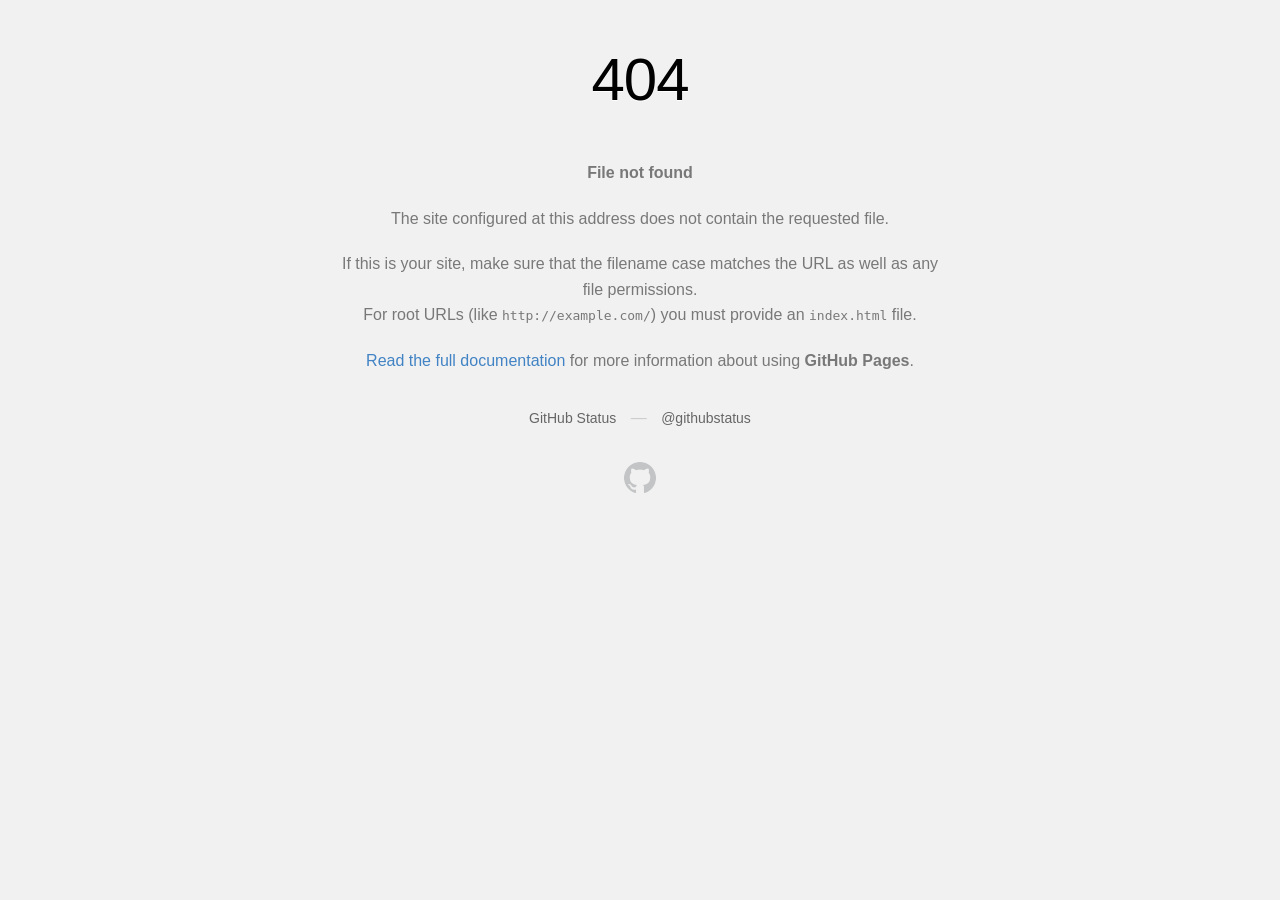
<file: docs/urbaneco_sprint7dias_v2.html>
<!DOCTYPE html>
<html>
  <head>
    <meta http-equiv="Content-type" content="text/html; charset=utf-8">
    <meta http-equiv="Content-Security-Policy" content="default-src 'none'; style-src 'unsafe-inline'; img-src data:; connect-src 'self'">
    <title>Page not found &middot; GitHub Pages</title>
    <style type="text/css" media="screen">
      body {
        background-color: #f1f1f1;
        margin: 0;
        font-family: "Helvetica Neue", Helvetica, Arial, sans-serif;
      }

      .container { margin: 50px auto 40px auto; width: 600px; text-align: center; }

      a { color: #4183c4; text-decoration: none; }
      a:hover { text-decoration: underline; }

      h1 { width: 800px; position:relative; left: -100px; letter-spacing: -1px; line-height: 60px; font-size: 60px; font-weight: 100; margin: 0px 0 50px 0; text-shadow: 0 1px 0 #fff; }
      p { color: rgba(0, 0, 0, 0.5); margin: 20px 0; line-height: 1.6; }

      ul { list-style: none; margin: 25px 0; padding: 0; }
      li { display: table-cell; font-weight: bold; width: 1%; }

      .logo { display: inline-block; margin-top: 35px; }
      .logo-img-2x { display: none; }
      @media
      only screen and (-webkit-min-device-pixel-ratio: 2),
      only screen and (   min--moz-device-pixel-ratio: 2),
      only screen and (     -o-min-device-pixel-ratio: 2/1),
      only screen and (        min-device-pixel-ratio: 2),
      only screen and (                min-resolution: 192dpi),
      only screen and (                min-resolution: 2dppx) {
        .logo-img-1x { display: none; }
        .logo-img-2x { display: inline-block; }
      }

      #suggestions {
        margin-top: 35px;
        color: #ccc;
      }
      #suggestions a {
        color: #666666;
        font-weight: 200;
        font-size: 14px;
        margin: 0 10px;
      }

    </style>
  </head>
  <body>

    <div class="container">

      <h1>404</h1>
      <p><strong>File not found</strong></p>

      <p>
        The site configured at this address does not
        contain the requested file.
      </p>

      <p>
        If this is your site, make sure that the filename case matches the URL
        as well as any file permissions.<br>
        For root URLs (like <code>http://example.com/</code>) you must provide an
        <code>index.html</code> file.
      </p>

      <p>
        <a href="https://help.github.com/pages/">Read the full documentation</a>
        for more information about using <strong>GitHub Pages</strong>.
      </p>

      <div id="suggestions">
        <a href="https://githubstatus.com">GitHub Status</a> &mdash;
        <a href="https://twitter.com/githubstatus">@githubstatus</a>
      </div>

      <a href="/" class="logo logo-img-1x">
        <img width="32" height="32" title="" alt="" src="[data-uri]">
      </a>

      <a href="/" class="logo logo-img-2x">
        <img width="32" height="32" title="" alt="" src="[data-uri]">
      </a>
    </div>
  </body>
</html>
</file>
